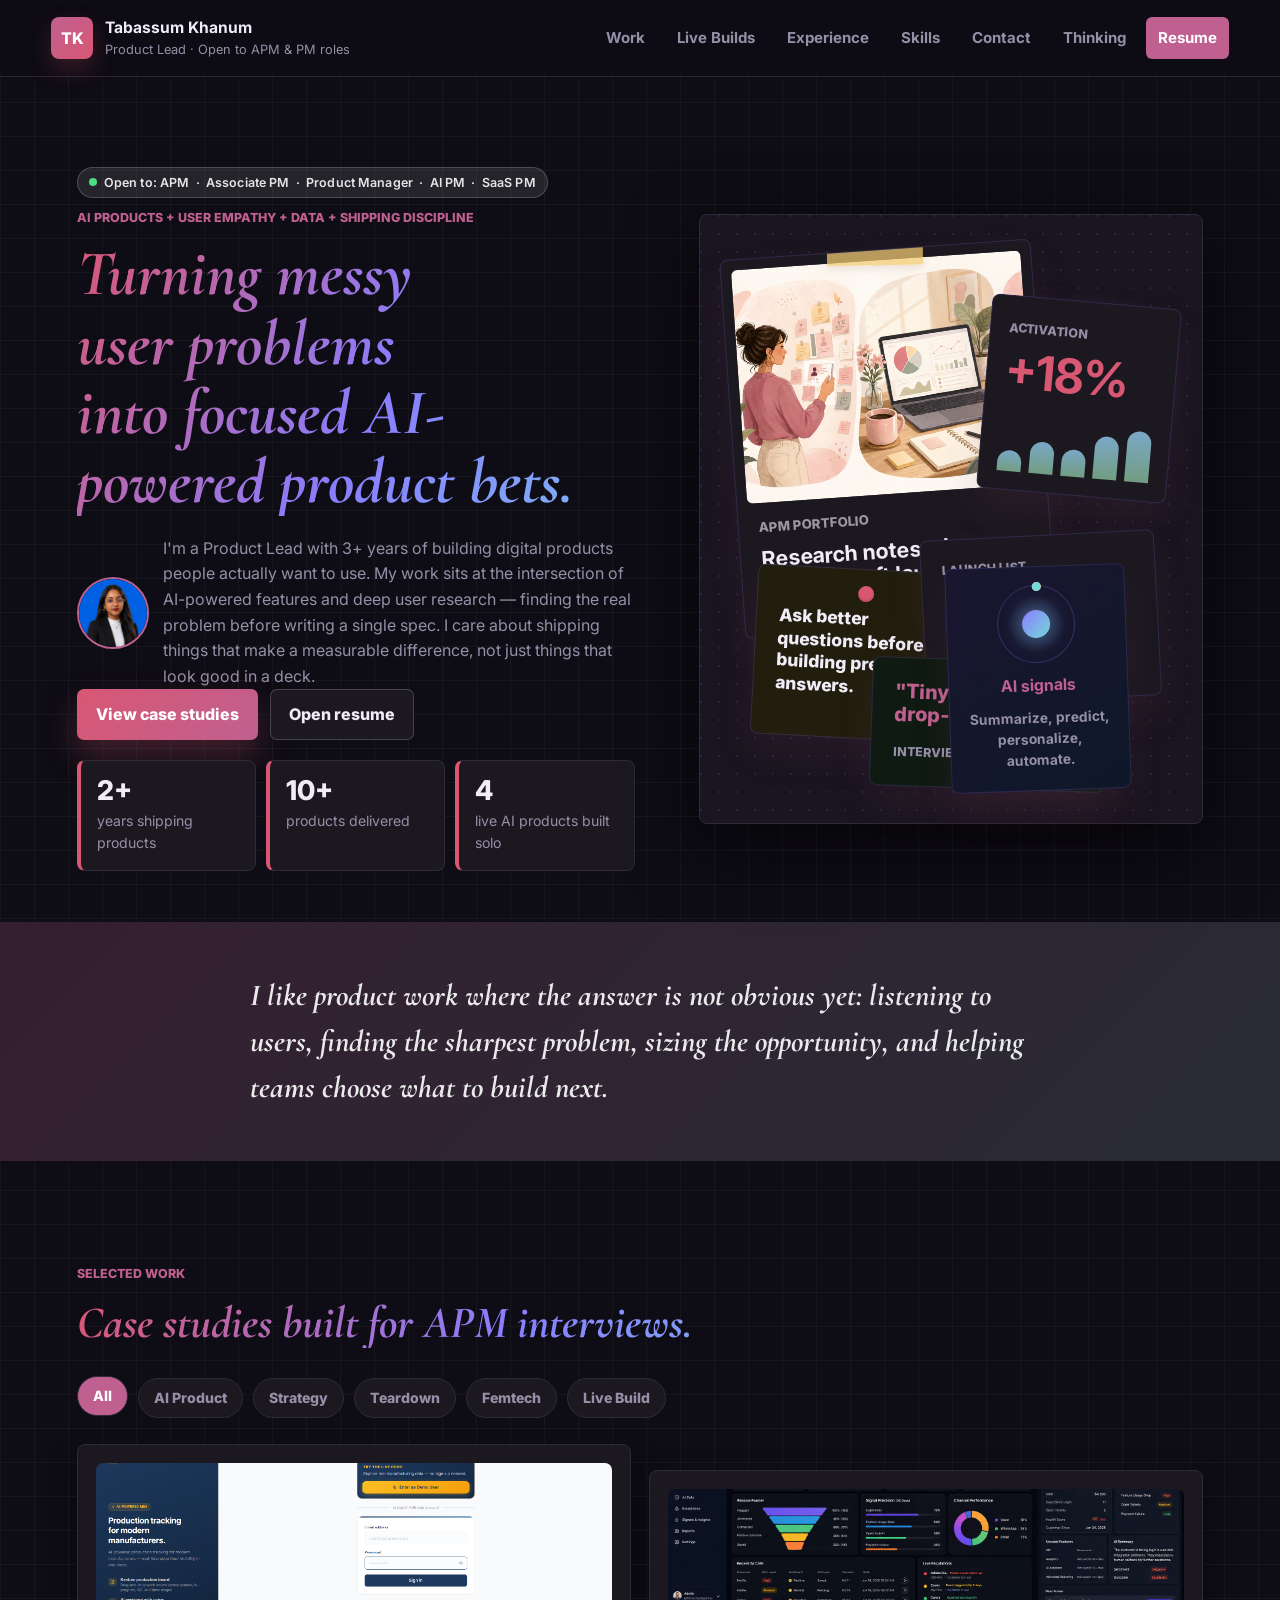
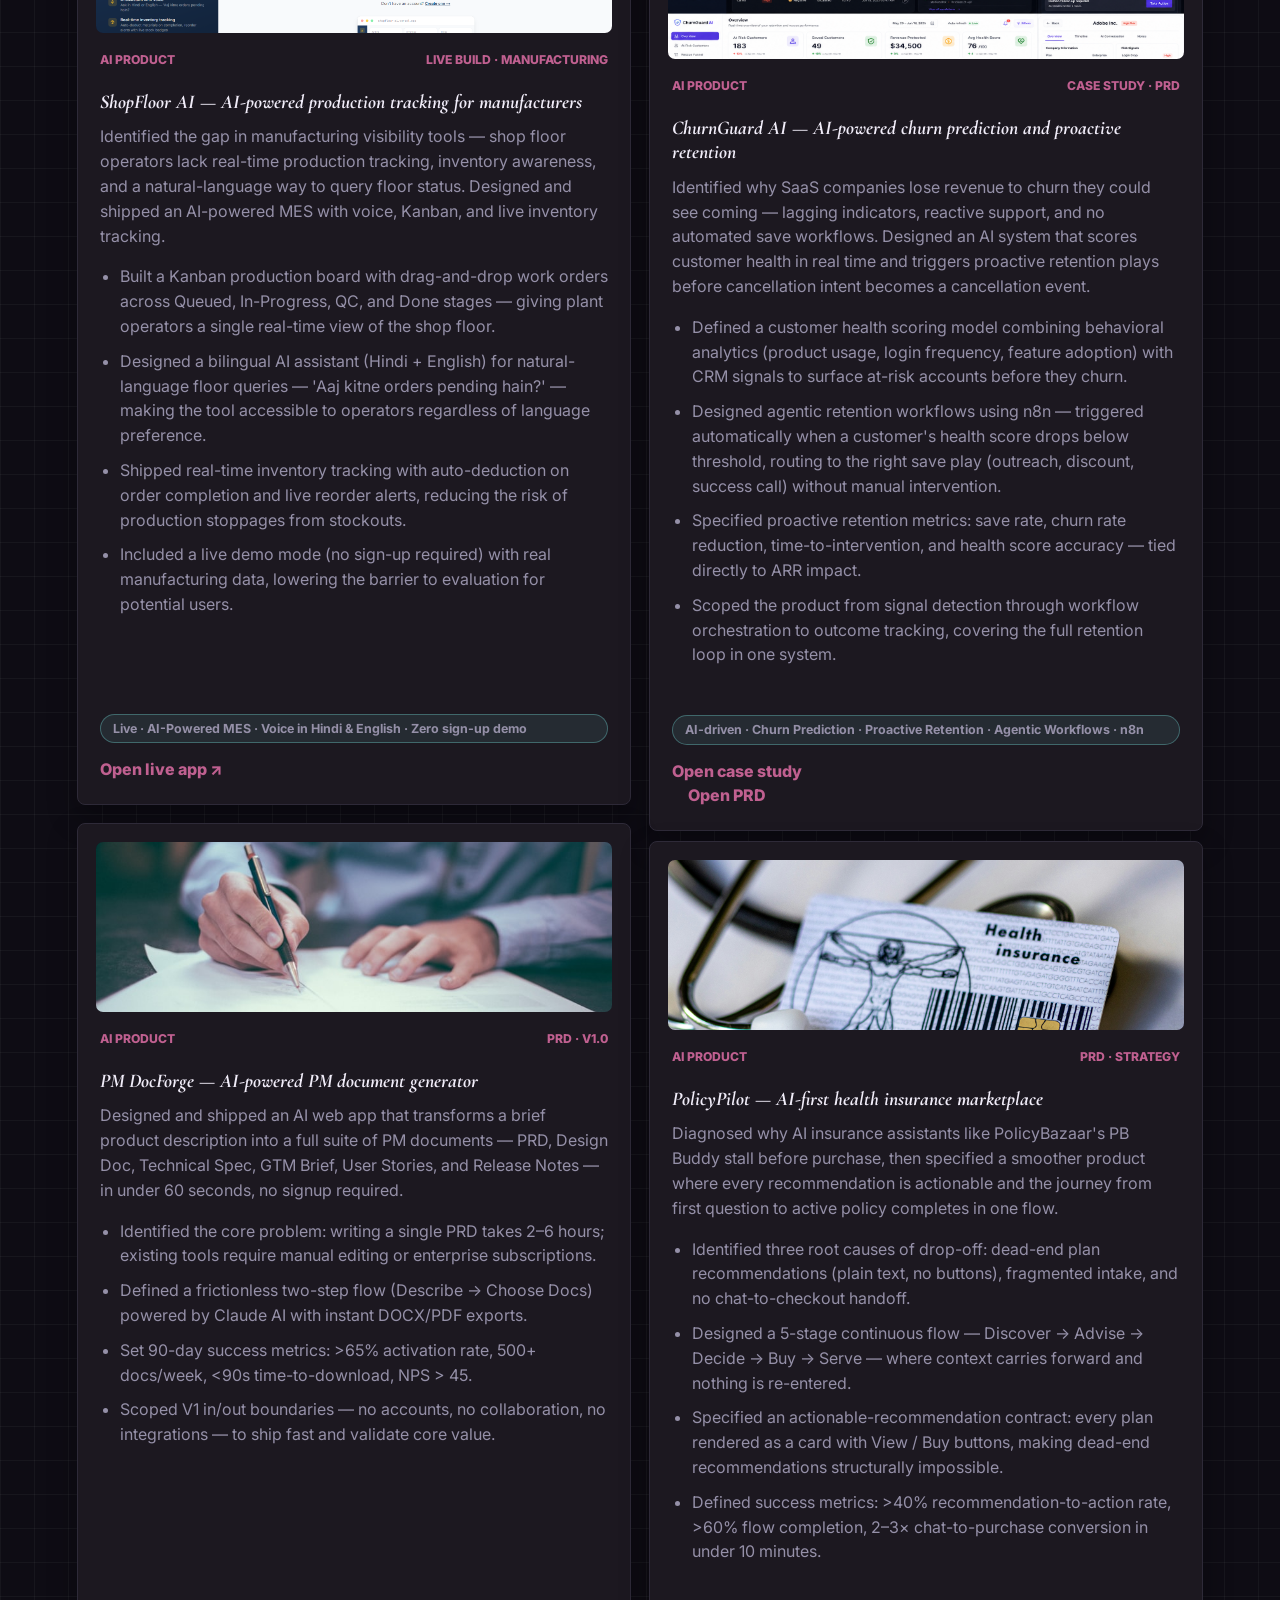
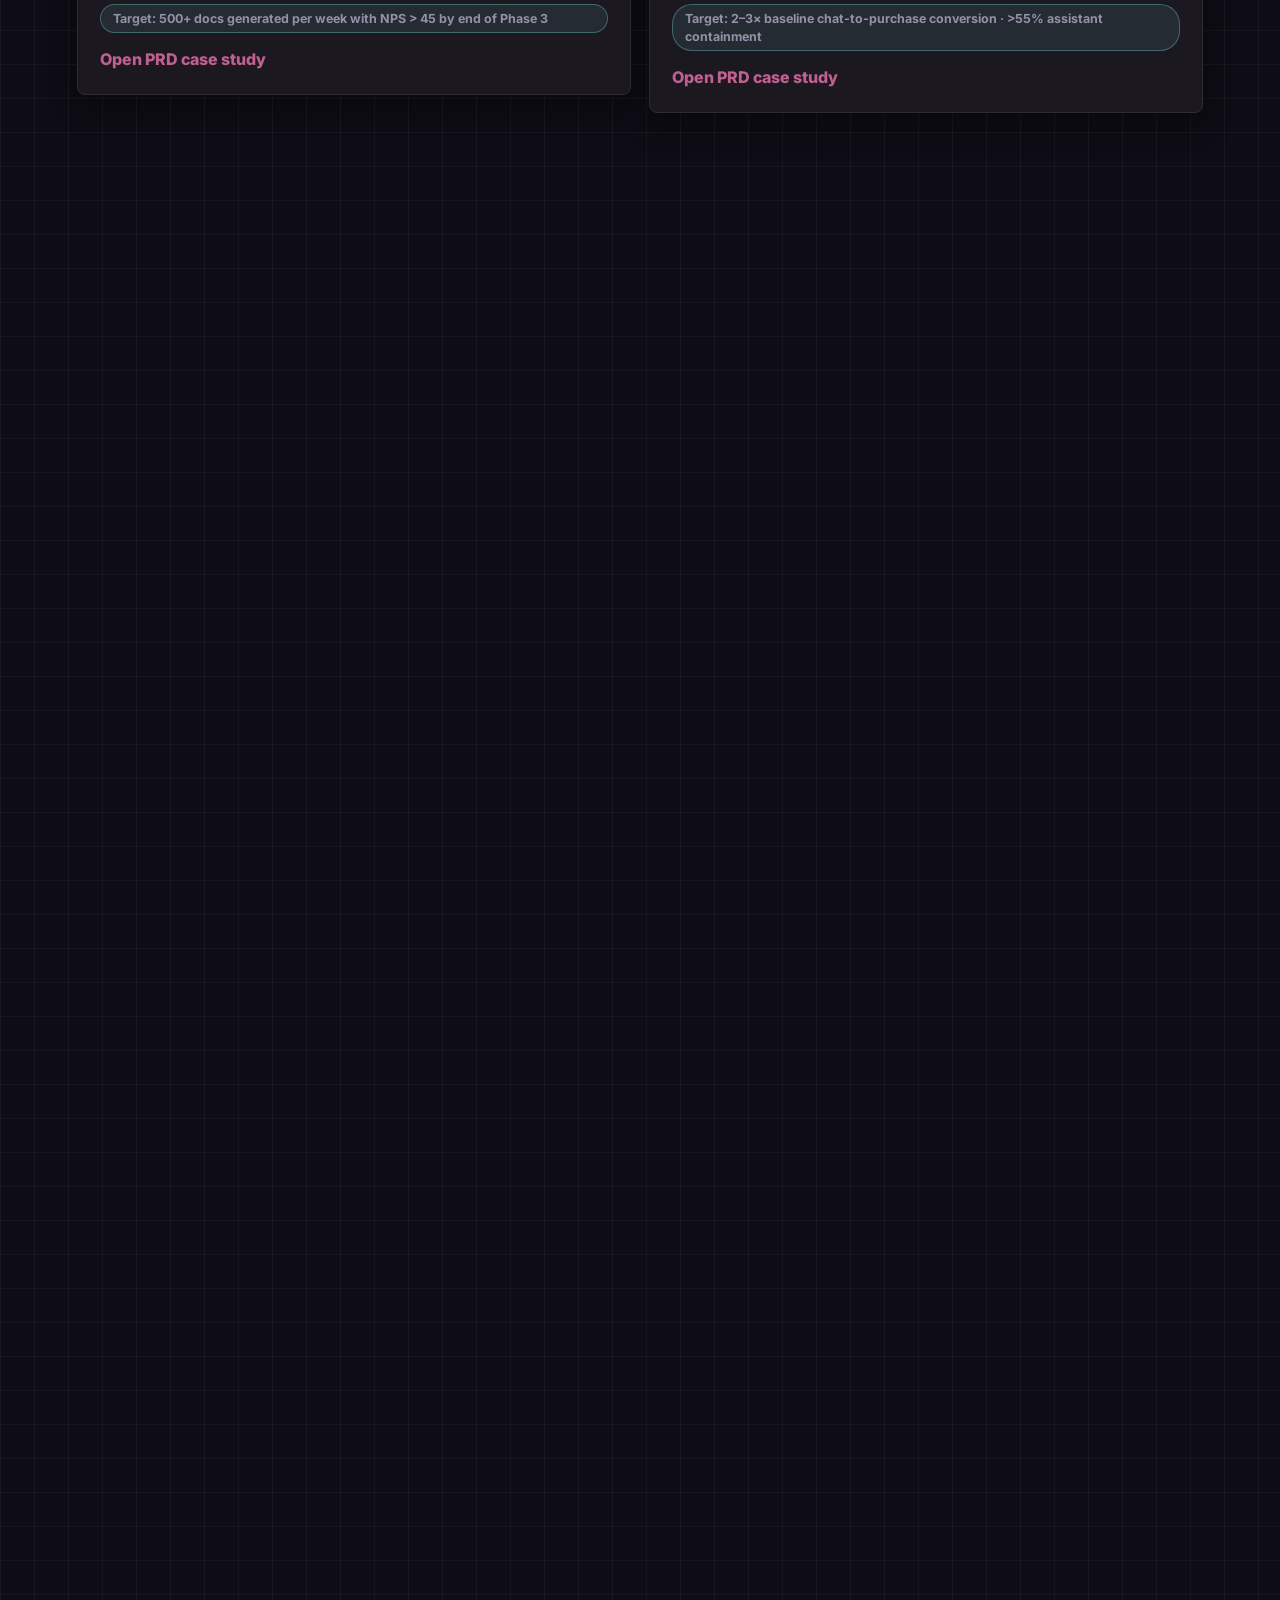
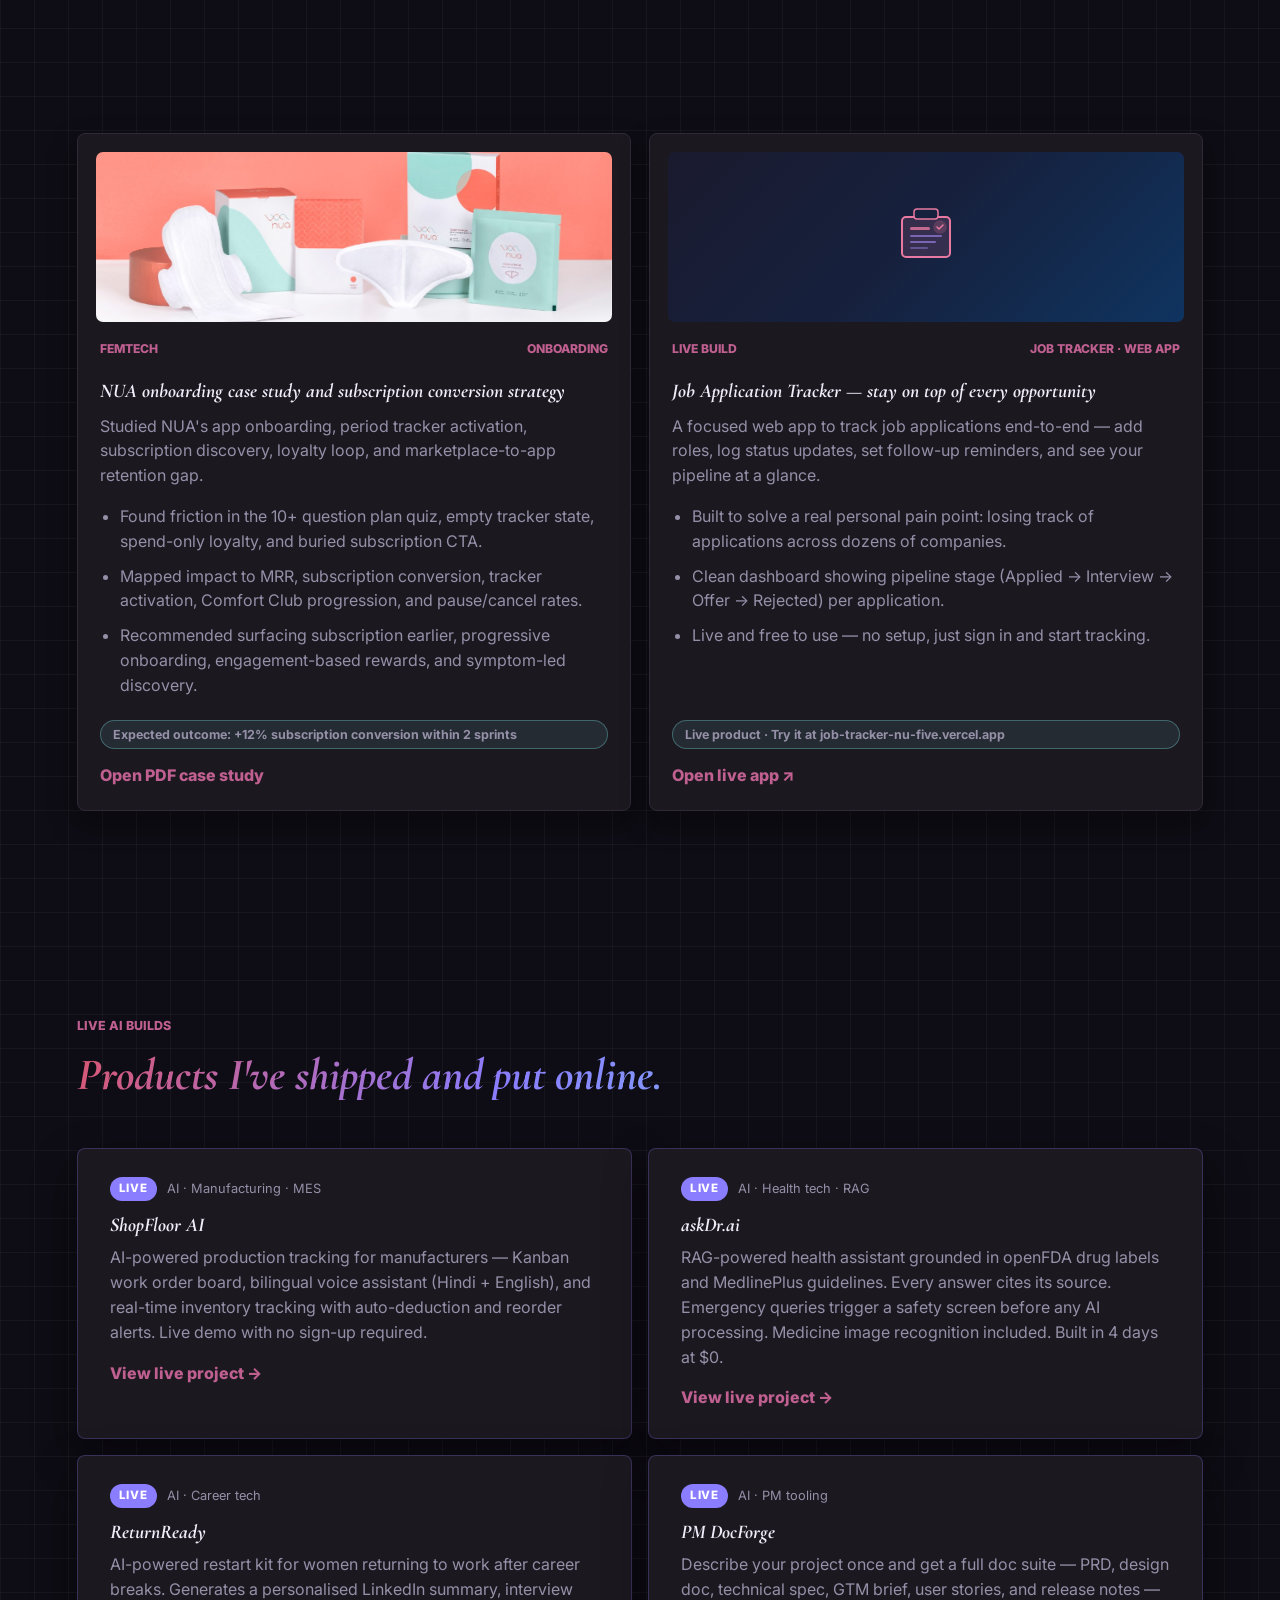
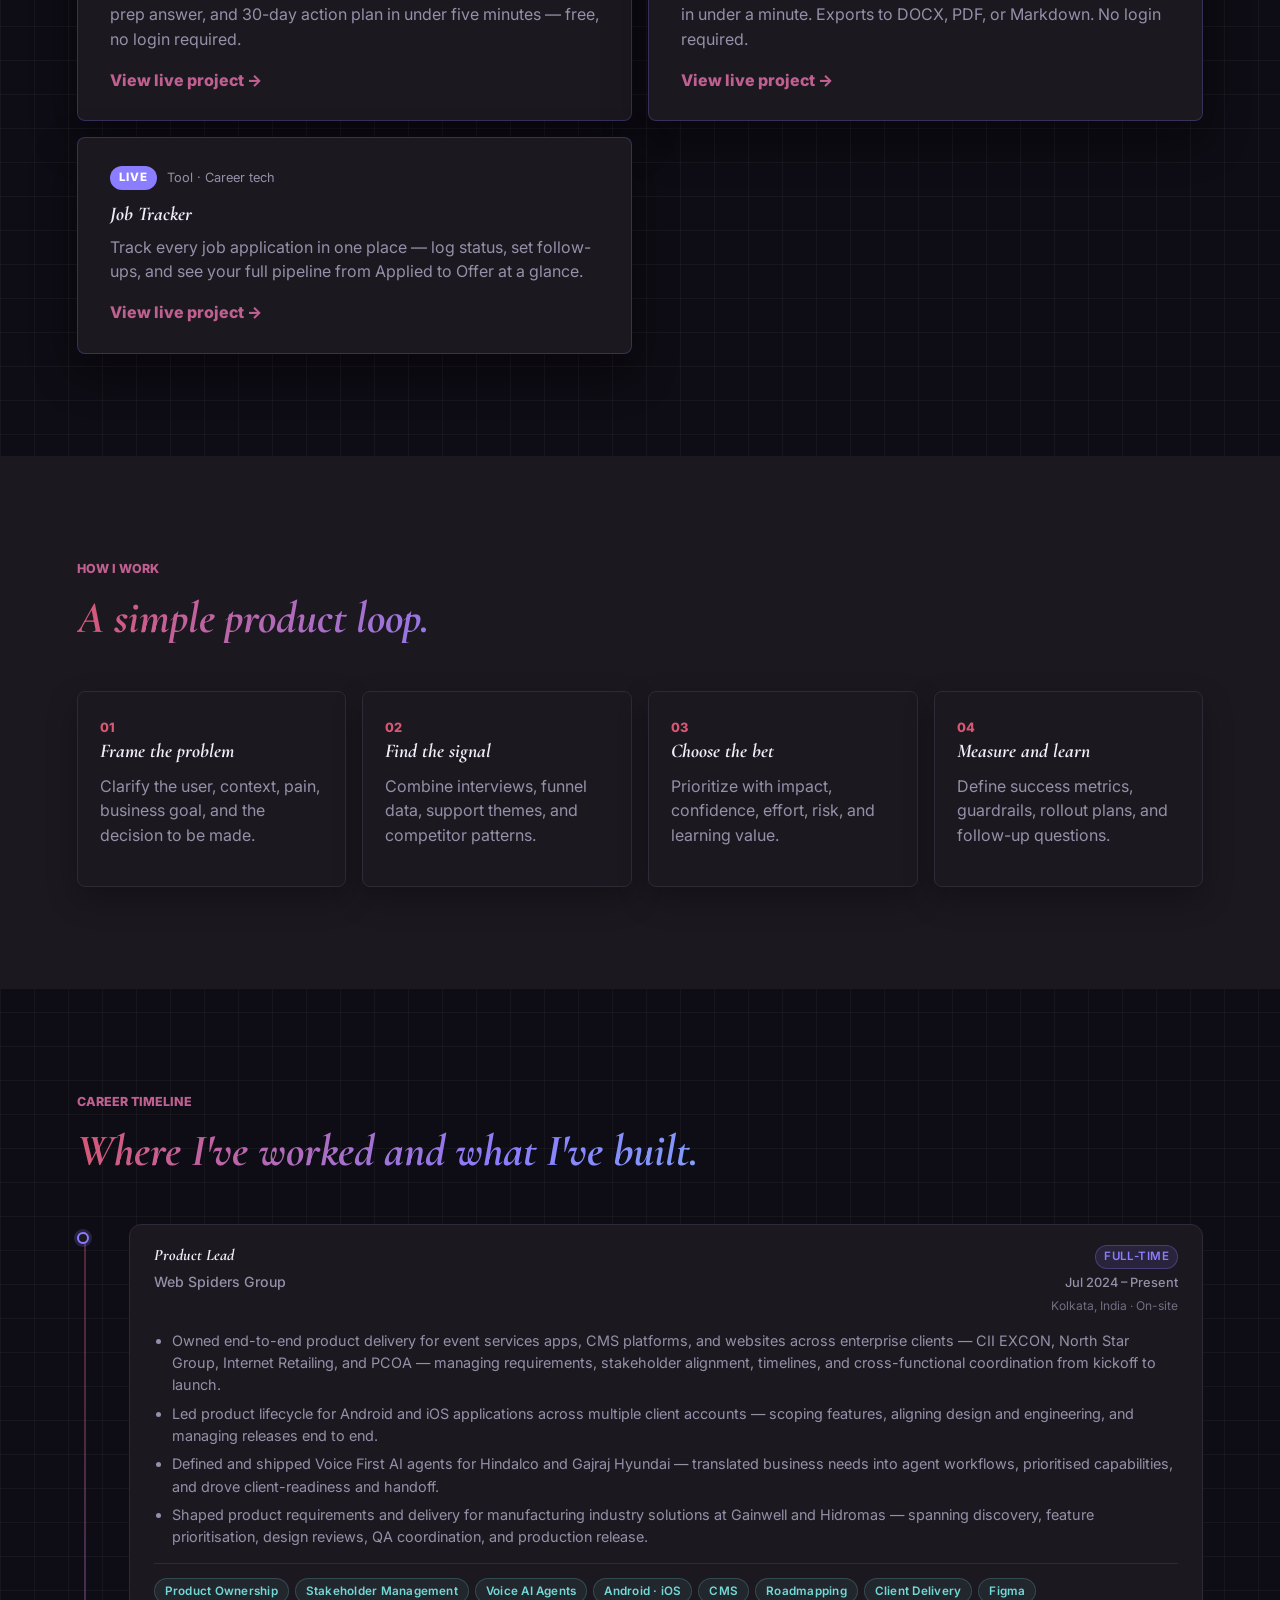
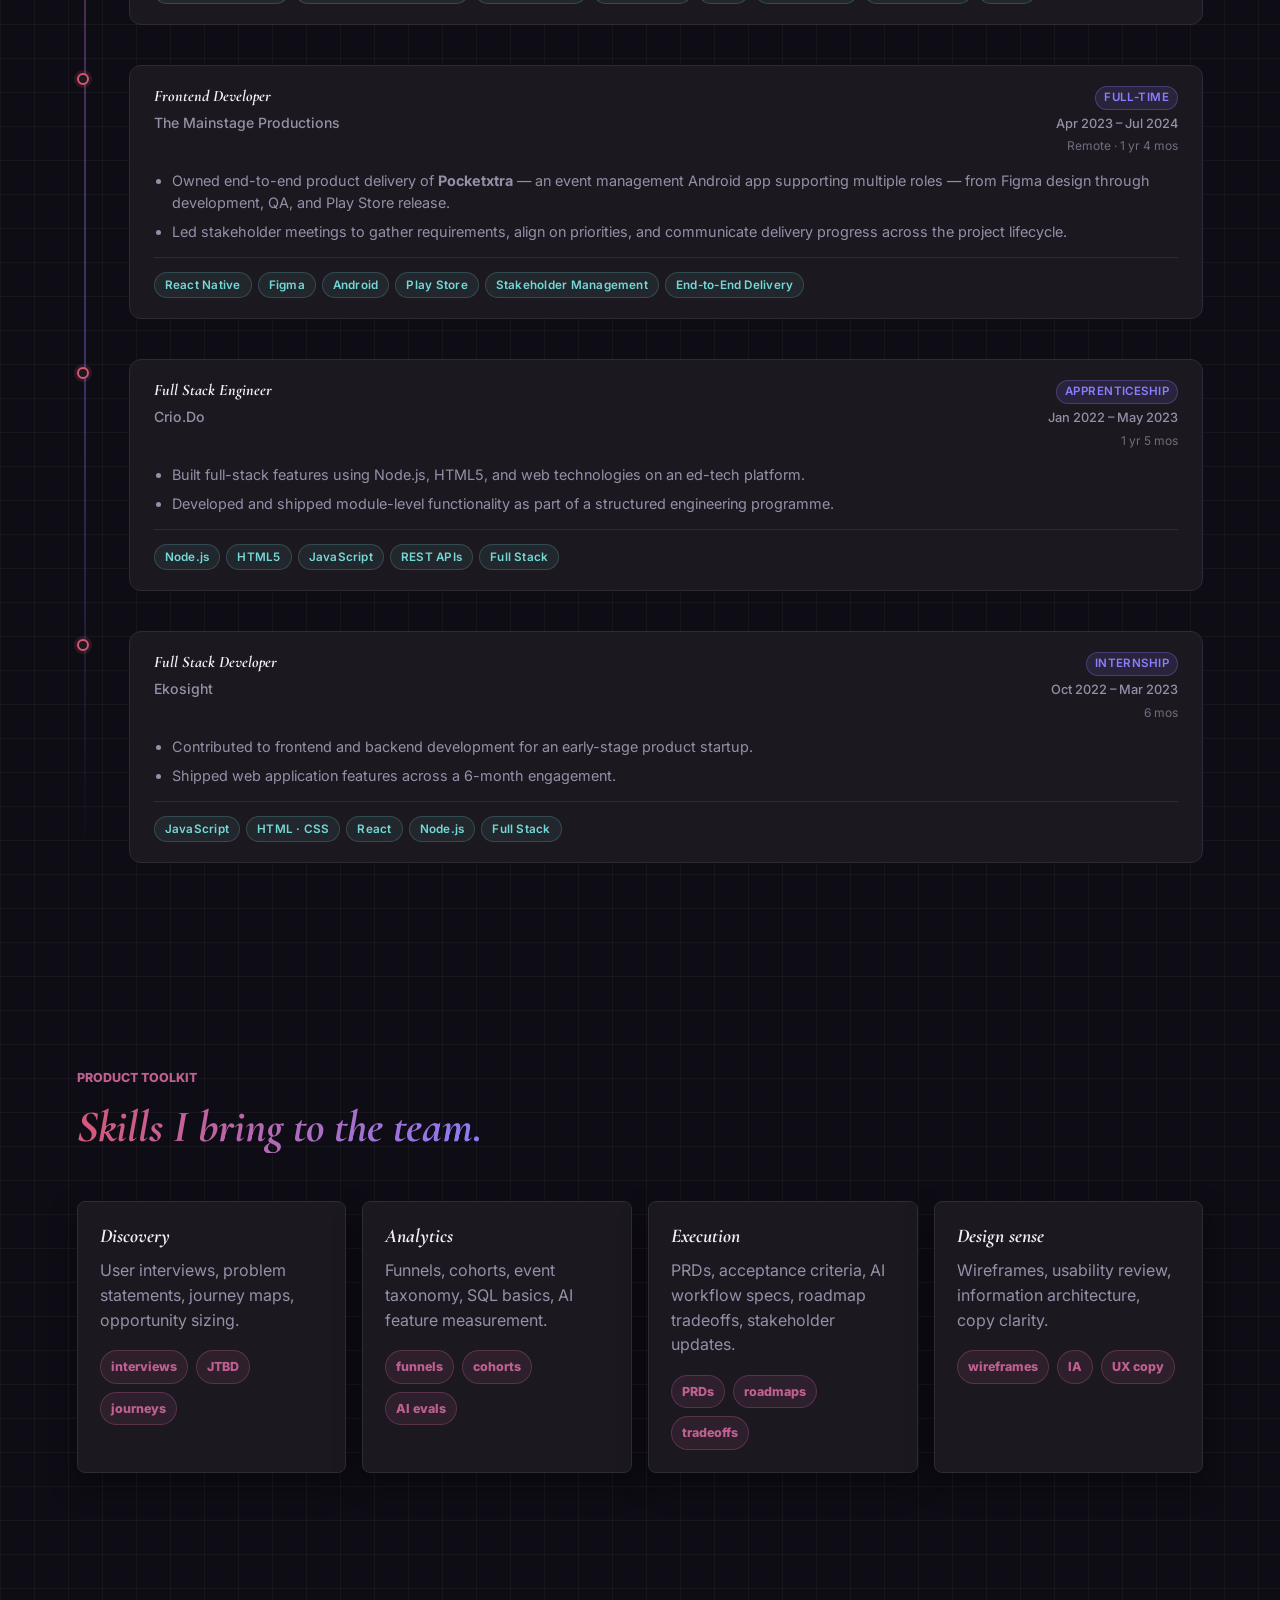
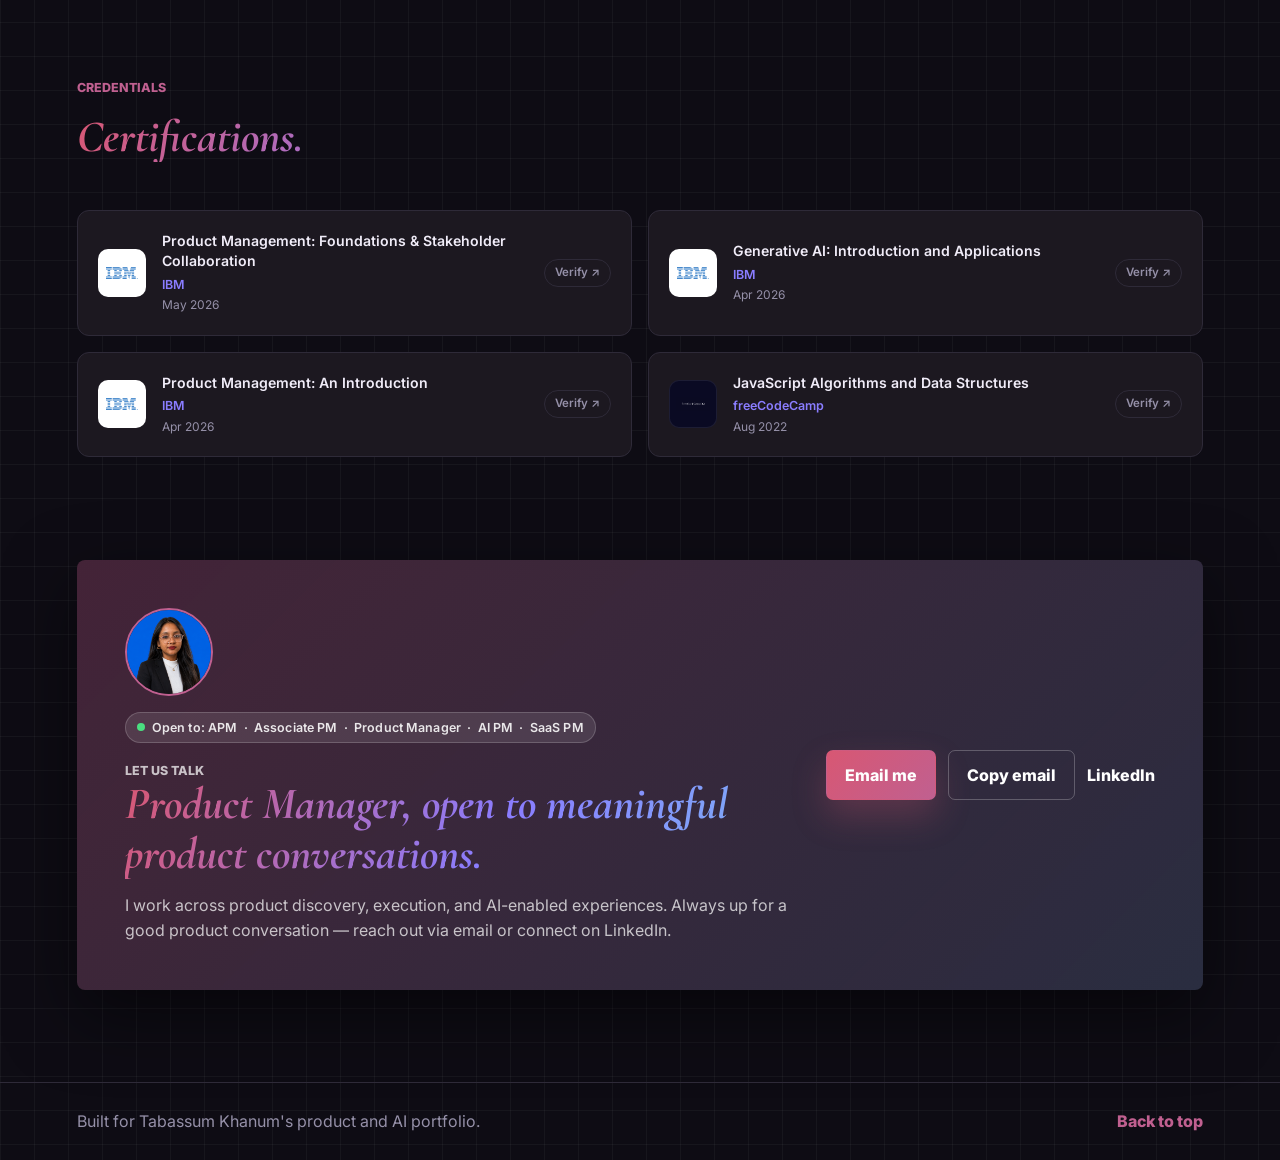
<file: index.html>
<!doctype html>
<html lang="en">
  <head>
    <meta charset="utf-8">
    <meta name="viewport" content="width=device-width, initial-scale=1">
    <meta name="description" content="Tabassum Khanum's Product Manager portfolio showcasing product thinking, case studies, analytics, and execution.">

    <!-- Open Graph -->
    <meta property="og:type"        content="website">
    <meta property="og:url"         content="https://tabassumkhanum.vercel.app/">
    <meta property="og:title"       content="Tabassum Khanum — Product Manager Portfolio">
    <meta property="og:description" content="APM portfolio with 4 case studies, AI product work, and live builds">

    <title>Tabassum Khanum - Product Manager Portfolio</title>
    <link rel="preconnect" href="https://fonts.googleapis.com">
    <link rel="preconnect" href="https://fonts.gstatic.com" crossorigin>
    <link
      href="https://fonts.googleapis.com/css2?family=Cormorant+Garamond:ital,wght@1,700&family=Inter:wght@400;500;600;700;800&display=swap"
      rel="stylesheet"
    >
    <link rel="stylesheet" href="styles.css">
  </head>
  <body>
    <header class="site-header">
      <a class="brand" href="#top" aria-label="Portfolio home">
        <span class="brand-mark">TK</span>
        <span class="brand-copy">
          <strong>Tabassum Khanum</strong>
          <span>Product Lead · Open to APM &amp; PM roles</span>
        </span>
      </a>

      <button class="menu-button" type="button" aria-expanded="false" aria-controls="site-nav">
        <span></span>
        <span></span>
      </button>

      <nav class="site-nav" id="site-nav" aria-label="Primary navigation">
        <a href="#work">Work</a>
        <a href="#live-builds">Live Builds</a>
        <a href="#experience">Experience</a>
        <a href="#skills">Skills</a>
        <a href="#contact">Contact</a>
        <a href="thinking.html">Thinking</a>
        <a class="nav-action" href="resume.html">Resume</a>
      </nav>
    </header>

    <main id="top">
      <section class="hero">
        <div class="hero-copy">
          <span class="avail-badge" style="display:inline-flex; margin-bottom:10px;">
            <span class="avail-dot" aria-hidden="true"></span>
            Open to: APM &nbsp;&middot;&nbsp; Associate PM &nbsp;&middot;&nbsp; Product Manager &nbsp;&middot;&nbsp; AI PM &nbsp;&middot;&nbsp; SaaS PM
          </span>
          <p class="eyebrow">AI products + user empathy + data + shipping discipline</p>
          <h1>Turning messy user problems into focused AI-powered product bets.</h1>
          <div class="hero-about">
            <img
              class="profile-photo"
              src="assets/tabassum-profile.png"
              alt="Tabassum Khanum — Product Lead"
            >
            <p class="hero-bio">
              I'm a Product Lead with 3+ years of building digital
              products people actually want to use. My work sits at the intersection of
              AI-powered features and deep user research — finding the real problem before
              writing a single spec. I care about shipping things that make a measurable
              difference, not just things that look good in a deck.
            </p>
          </div>
          <div class="hero-actions" aria-label="Portfolio actions">
            <a class="button primary" href="#work">View case studies</a>
            <a class="button secondary" href="resume.html">Open resume</a>
          </div>
          <dl class="hero-stats">
            <div>
              <dt>2+</dt>
              <dd>years shipping products</dd>
            </div>
            <div>
              <dt>10+</dt>
              <dd>products delivered</dd>
            </div>
            <div>
              <dt>4</dt>
              <dd>live AI products built solo</dd>
            </div>
          </dl>
        </div>

        <div class="hero-visual pinboard" aria-label="Product mood board preview">
          <article class="pin-card photo-card large-card">
            <span class="tape"></span>
            <img
              src="assets/apm-illustration.png"
              alt="Illustration of product research notes, analytics, and roadmap planning"
            >
            <div>
              <p>APM portfolio</p>
              <strong>Research notes, clean metrics, soft launch energy.</strong>
            </div>
          </article>
          <article class="pin-card metric-card">
            <span>Activation</span>
            <strong>+18%</strong>
            <div class="mini-line" aria-hidden="true">
              <i style="height: 36%"></i>
              <i style="height: 54%"></i>
              <i style="height: 46%"></i>
              <i style="height: 74%"></i>
              <i style="height: 88%"></i>
            </div>
          </article>
          <article class="pin-card note-card">
            <span class="pin-dot"></span>
            <p>Ask better questions before building prettier answers.</p>
          </article>
          <article class="pin-card checklist-card">
            <span>Launch list</span>
            <label><input type="checkbox" checked> User story</label>
            <label><input type="checkbox" checked> Success metric</label>
            <label><input type="checkbox"> Rollout plan</label>
          </article>
          <article class="pin-card quote-card">
            <p>"Tiny friction, big drop-off."</p>
            <span>Interview insight</span>
          </article>
          <article class="pin-card ai-orbit-card">
            <span class="ai-orbit" aria-hidden="true">
              <i></i>
              <i></i>
              <i></i>
            </span>
            <strong>AI signals</strong>
            <p>Summarize, predict, personalize, automate.</p>
          </article>
        </div>
      </section>

      <section class="section intro-section" aria-label="Positioning statement">
        <p>
          I like product work where the answer is not obvious yet: listening to users,
          finding the sharpest problem, sizing the opportunity, and helping teams choose
          what to build next.
        </p>
      </section>

      <section class="section" id="work">
        <div class="section-heading">
          <p class="eyebrow">Selected work</p>
          <h2>Case studies built for APM interviews.</h2>
        </div>

        <div class="filter-row" aria-label="Filter case studies">
          <button class="filter-chip active" type="button" data-filter="all">All</button>
          <button class="filter-chip" type="button" data-filter="ai">AI Product</button>
          <button class="filter-chip" type="button" data-filter="strategy">Strategy</button>
          <button class="filter-chip" type="button" data-filter="teardown">Teardown</button>
          <button class="filter-chip" type="button" data-filter="femtech">Femtech</button>
          <button class="filter-chip" type="button" data-filter="tool">Live Build</button>
        </div>

        <div class="case-grid">
          <article class="case-card reveal" id="shopfloor-ai" data-category="ai tool">
            <div class="case-illustration ill-ai">
              <img src="assets/shopfloor AI.png" alt="ShopFloor AI — AI-powered manufacturing execution system">
            </div>
            <div class="case-meta">
              <span>AI Product</span>
              <span>Live Build · Manufacturing</span>
            </div>
            <h3>ShopFloor AI — AI-powered production tracking for manufacturers</h3>
            <p>
              Identified the gap in manufacturing visibility tools — shop floor operators lack
              real-time production tracking, inventory awareness, and a natural-language way to
              query floor status. Designed and shipped an AI-powered MES with voice, Kanban, and
              live inventory tracking.
            </p>
            <ul>
              <li>Built a Kanban production board with drag-and-drop work orders across Queued, In-Progress, QC, and Done stages — giving plant operators a single real-time view of the shop floor.</li>
              <li>Designed a bilingual AI assistant (Hindi + English) for natural-language floor queries — 'Aaj kitne orders pending hain?' — making the tool accessible to operators regardless of language preference.</li>
              <li>Shipped real-time inventory tracking with auto-deduction on order completion and live reorder alerts, reducing the risk of production stoppages from stockouts.</li>
              <li>Included a live demo mode (no sign-up required) with real manufacturing data, lowering the barrier to evaluation for potential users.</li>
            </ul>
            <p class="outcome-pill">Live · AI-Powered MES · Voice in Hindi &amp; English · Zero sign-up demo</p>
            <a href="https://shopfloor-ai-e6yj.vercel.app/" target="_blank" rel="noreferrer">Open live app ↗</a>
          </article>

          <article class="case-card reveal" id="churnguard-ai" data-category="ai strategy">
            <div class="case-illustration ill-ai">
              <img src="assets/ChatGPT Image Jul 10, 2026, 04_25_18 PM.png" alt="ChurnGuard AI — AI-powered churn prediction and proactive retention">
            </div>
            <div class="case-meta">
              <span>AI Product</span>
              <span>Case Study · PRD</span>
            </div>
            <h3>ChurnGuard AI — AI-powered churn prediction and proactive retention</h3>
            <p>
              Identified why SaaS companies lose revenue to churn they could see coming — lagging
              indicators, reactive support, and no automated save workflows. Designed an AI system
              that scores customer health in real time and triggers proactive retention plays before
              cancellation intent becomes a cancellation event.
            </p>
            <ul>
              <li>Defined a customer health scoring model combining behavioral analytics (product usage, login frequency, feature adoption) with CRM signals to surface at-risk accounts before they churn.</li>
              <li>Designed agentic retention workflows using n8n — triggered automatically when a customer's health score drops below threshold, routing to the right save play (outreach, discount, success call) without manual intervention.</li>
              <li>Specified proactive retention metrics: save rate, churn rate reduction, time-to-intervention, and health score accuracy — tied directly to ARR impact.</li>
              <li>Scoped the product from signal detection through workflow orchestration to outcome tracking, covering the full retention loop in one system.</li>
            </ul>
            <p class="outcome-pill">AI-driven · Churn Prediction · Proactive Retention · Agentic Workflows · n8n</p>
            <a href="assets/docs/CHURNG_1.pdf" target="_blank" rel="noreferrer">Open case study</a>
            <a href="assets/docs/ChurnGuard_AI_PRD.pdf" target="_blank" rel="noreferrer" style="margin-left:1rem;">Open PRD</a>
          </article>

          <article class="case-card reveal" id="pm-docforge" data-category="ai tool">
            <div class="case-illustration ill-ai">
              <img src="assets/pm-docforge-cover.jpg" alt="Person writing product documents">
            </div>
            <div class="case-meta">
              <span>AI Product</span>
              <span>PRD · V1.0</span>
            </div>
            <h3>PM DocForge — AI-powered PM document generator</h3>
            <p>
              Designed and shipped an AI web app that transforms a brief product description
              into a full suite of PM documents — PRD, Design Doc, Technical Spec, GTM Brief,
              User Stories, and Release Notes — in under 60 seconds, no signup required.
            </p>
            <ul>
              <li>Identified the core problem: writing a single PRD takes 2–6 hours; existing tools require manual editing or enterprise subscriptions.</li>
              <li>Defined a frictionless two-step flow (Describe → Choose Docs) powered by Claude AI with instant DOCX/PDF exports.</li>
              <li>Set 90-day success metrics: &gt;65% activation rate, 500+ docs/week, &lt;90s time-to-download, NPS &gt; 45.</li>
              <li>Scoped V1 in/out boundaries — no accounts, no collaboration, no integrations — to ship fast and validate core value.</li>
            </ul>
            <p class="outcome-pill">Target: 500+ docs generated per week with NPS &gt; 45 by end of Phase 3</p>
            <a href="assets/docs/PM-DocForge.pdf" target="_blank" rel="noreferrer">Open PRD case study</a>
          </article>

          <article class="case-card reveal" id="policy-pilot" data-category="ai strategy">
            <div class="case-illustration ill-ai">
              <img src="assets/policy-pilot-cover.jpg" alt="Health insurance card with stethoscope representing PolicyPilot">
            </div>
            <div class="case-meta">
              <span>AI Product</span>
              <span>PRD · Strategy</span>
            </div>
            <h3>PolicyPilot — AI-first health insurance marketplace</h3>
            <p>
              Diagnosed why AI insurance assistants like PolicyBazaar's PB Buddy stall before
              purchase, then specified a smoother product where every recommendation is
              actionable and the journey from first question to active policy completes in one flow.
            </p>
            <ul>
              <li>Identified three root causes of drop-off: dead-end plan recommendations (plain text, no buttons), fragmented intake, and no chat-to-checkout handoff.</li>
              <li>Designed a 5-stage continuous flow — Discover → Advise → Decide → Buy → Serve — where context carries forward and nothing is re-entered.</li>
              <li>Specified an actionable-recommendation contract: every plan rendered as a card with View / Buy buttons, making dead-end recommendations structurally impossible.</li>
              <li>Defined success metrics: &gt;40% recommendation-to-action rate, &gt;60% flow completion, 2–3× chat-to-purchase conversion in under 10 minutes.</li>
            </ul>
            <p class="outcome-pill">Target: 2–3× baseline chat-to-purchase conversion · &gt;55% assistant containment</p>
            <a href="assets/docs/PolicyPilot_PRD.pdf" target="_blank" rel="noreferrer">Open PRD case study</a>
          </article>

          <article class="case-card reveal" id="askdrai-casestudy" data-category="ai tool">
            <div class="case-illustration ill-ai">
              <img src="assets/askDr.jpg" alt="askDr.ai — RAG-powered health assistant interface">
            </div>
            <div class="case-meta">
              <span>AI Product</span>
              <span>Case Study · Live Build</span>
            </div>
            <h3>askDr.ai — RAG-powered health information assistant</h3>
            <p>
              Identified why generic AI chatbots fail at health queries — hallucinations, no citations,
              no safety guardrails — then designed and shipped a grounded health assistant using
              Retrieval-Augmented Generation, verified medical sources, and a safety-first architecture.
              Built solo in 4 days at $0 on free tiers.
            </p>
            <ul>
              <li>Chose RAG over a plain LLM to make every answer source-traceable: responses cite the specific openFDA drug label or MedlinePlus guideline they came from, making hallucination structurally constrained.</li>
              <li>Designed safety-first architecture: emergency queries (chest pain, self-harm, overdose) bypass RAG entirely and return crisis guidance before any AI processing begins.</li>
              <li>Instrumented a full Mixpanel funnel (Page View → Category → Message → Response); 28.57% drop-off at landing drove the decision to add suggested starter questions and a clearer CTA.</li>
              <li>Built and ran a 12-test automated eval suite — initial 7/12 score exposed missing safety patterns; fixed before launch and shipped at 12/12 across retrieval quality, grounding, safety, and hallucination resistance.</li>
            </ul>
            <p class="outcome-pill">12/12 eval suite · Safety-first RAG · Shipped in 4 days · $0 infra cost</p>
            <a href="assets/docs/askDr.ai_Case_Studyv1.pdf" target="_blank" rel="noreferrer">Open case study</a>
            <a href="https://ask-dr-ai.vercel.app/" target="_blank" rel="noreferrer" style="margin-left:1rem; font-size:0.85em; opacity:0.75;">Live app ↗</a>
          </article>

          <article class="case-card reveal" id="askdrai-prd" data-category="ai strategy">
            <div class="case-illustration ill-ai">
              <img src="assets/prd_askdr.jpg" alt="askDr.ai PRD — Product Requirements Document">
            </div>
            <div class="case-meta">
              <span>AI Product</span>
              <span>PRD · v1.0</span>
            </div>
            <h3>askDr.ai — Product Requirements Document</h3>
            <p>
              Full PRD for a RAG-powered health information assistant — from problem statement and
              user personas through P0/P1 requirements, safety &amp; compliance rules, success
              metrics, data architecture, 4-phase release plan, and risk register.
            </p>
            <ul>
              <li>Defined three user pain points (hallucinating AI, information overload, no safety net) and two primary personas — the Informed Patient and the Caregiver — with explicit anti-personas to keep scope tight.</li>
              <li>Specified P0 requirements enforcing RAG grounding, a pre-RAG emergency screen, no-diagnosis policy, and mandatory citations on every response as non-negotiable trust constraints.</li>
              <li>Set five success metrics with targets: grounding rate &gt;70%, safety pass rate 100%, engagement &gt;3 messages/session, funnel conversion &gt;30%, eval score 12/12.</li>
              <li>Documented a 4-phase release plan (Medicine RAG → All Categories → Vision + Streaming → Analytics + Eval) with clear ship criteria per phase and a risk register covering critical, high, and medium risks.</li>
            </ul>
            <p class="outcome-pill">Shipped · All P0 requirements delivered · 12/12 eval · Live at ask-dr-ai.vercel.app</p>
            <a href="assets/docs/askDr.ai___PRDv1.pdf" target="_blank" rel="noreferrer">Open PRD</a>
          </article>

          <article class="case-card reveal" id="whatsapp-swot" data-category="strategy">
            <div class="case-illustration ill-strategy">
              <img src="assets/whatsapp-real-cover.webp?v=real-photo" alt="Phone showing the WhatsApp app listing">
            </div>
            <div class="case-meta">
              <span>Strategy</span>
              <span>SWOT deck</span>
            </div>
            <h3>WhatsApp SWOT analysis and Smart Priority Inbox strategy</h3>
            <p>
              Analyzed WhatsApp's strengths, weaknesses, opportunities, and threats, then
              proposed AI-first usability improvements to reduce message overload.
            </p>
            <ul>
              <li>Identified message overload, limited search, and chaotic groups as core usability gaps.</li>
              <li>Recommended AI chat summarization, smart priority inbox, and context-based notifications.</li>
              <li>Defined metrics like meaningful conversations, time to find, response rate, and notification fatigue.</li>
            </ul>
            <p class="outcome-pill">Expected outcome: 20% drop in notification fatigue score over one quarter</p>
            <a href="assets/docs/whatsapp-swot.pdf" target="_blank" rel="noreferrer">Open PDF case study</a>
          </article>

          <article class="case-card reveal" id="cvent-teardown" data-category="teardown">
            <div class="case-illustration ill-cvent">
              <img src="assets/cvent-real-cover.png?v=real-screenshot" alt="Cvent website screenshot showing CventIQ and Cvent Sidekick">
            </div>
            <div class="case-meta">
              <span>Teardown</span>
              <span>Product analysis</span>
            </div>
            <h3>Cvent product teardown and enterprise event SaaS analysis</h3>
            <p>
              Deep-dived into Cvent's event management platform, pricing model, user personas,
              activation friction, AI strategy, and enterprise event workflows.
            </p>
            <ul>
              <li>Mapped the end-to-end event manager journey across onboarding, registration, go-live, onsite, and analytics.</li>
              <li>Identified friction in 3-step publishing, module complexity, email tooling, pricing opacity, and India-market gaps.</li>
              <li>Prioritized fixes like Smart Publish, event-type onboarding, transparent pricing, and CventIQ opportunities.</li>
            </ul>
            <p class="outcome-pill">Target: Cut time-to-first-event under 30 min for new enterprise users</p>
            <a href="assets/docs/cvent-product-teardown.pdf" target="_blank" rel="noreferrer">Open PDF teardown</a>
          </article>

          <article class="case-card reveal" id="nua-onboarding" data-category="femtech">
            <div class="case-illustration ill-nua">
              <img src="assets/nua-real-cover.jpg?v=real-photo" alt="NUA period care products arranged on a coral background">
            </div>
            <div class="case-meta">
              <span>Femtech</span>
              <span>Onboarding</span>
            </div>
            <h3>NUA onboarding case study and subscription conversion strategy</h3>
            <p>
              Studied NUA's app onboarding, period tracker activation, subscription discovery,
              loyalty loop, and marketplace-to-app retention gap.
            </p>
            <ul>
              <li>Found friction in the 10+ question plan quiz, empty tracker state, spend-only loyalty, and buried subscription CTA.</li>
              <li>Mapped impact to MRR, subscription conversion, tracker activation, Comfort Club progression, and pause/cancel rates.</li>
              <li>Recommended surfacing subscription earlier, progressive onboarding, engagement-based rewards, and symptom-led discovery.</li>
            </ul>
            <p class="outcome-pill">Expected outcome: +12% subscription conversion within 2 sprints</p>
            <a href="assets/docs/nua-onboarding-case-study.pdf" target="_blank" rel="noreferrer">Open PDF case study</a>
          </article>
          <article class="case-card reveal" id="job-tracker" data-category="tool">
            <div class="case-illustration ill-tool" style="background: linear-gradient(135deg, #1a1a2e 0%, #16213e 50%, #0f3460 100%); display:flex; align-items:center; justify-content:center;">
              <svg width="64" height="64" viewBox="0 0 64 64" fill="none" xmlns="http://www.w3.org/2000/svg" aria-hidden="true">
                <rect x="8" y="12" width="48" height="40" rx="4" fill="#e879a0" opacity="0.15"/>
                <rect x="8" y="12" width="48" height="40" rx="4" stroke="#e879a0" stroke-width="2"/>
                <rect x="16" y="22" width="20" height="3" rx="1.5" fill="#e879a0" opacity="0.8"/>
                <rect x="16" y="30" width="32" height="2" rx="1" fill="#a78bfa" opacity="0.6"/>
                <rect x="16" y="36" width="26" height="2" rx="1" fill="#a78bfa" opacity="0.6"/>
                <rect x="16" y="42" width="18" height="2" rx="1" fill="#a78bfa" opacity="0.4"/>
                <circle cx="46" cy="22" r="6" fill="#e879a0" opacity="0.2" stroke="#e879a0" stroke-width="1.5"/>
                <path d="M43 22l2 2 4-4" stroke="#e879a0" stroke-width="1.5" stroke-linecap="round" stroke-linejoin="round"/>
                <rect x="20" y="4" width="24" height="10" rx="3" fill="#16213e" stroke="#e879a0" stroke-width="1.5"/>
              </svg>
            </div>
            <div class="case-meta">
              <span>Live Build</span>
              <span>Job Tracker · Web App</span>
            </div>
            <h3>Job Application Tracker — stay on top of every opportunity</h3>
            <p>
              A focused web app to track job applications end-to-end — add roles, log status
              updates, set follow-up reminders, and see your pipeline at a glance.
            </p>
            <ul>
              <li>Built to solve a real personal pain point: losing track of applications across dozens of companies.</li>
              <li>Clean dashboard showing pipeline stage (Applied → Interview → Offer → Rejected) per application.</li>
              <li>Live and free to use — no setup, just sign in and start tracking.</li>
            </ul>
            <p class="outcome-pill">Live product · Try it at job-tracker-nu-five.vercel.app</p>
            <a href="https://job-tracker-nu-five.vercel.app/login" target="_blank" rel="noreferrer">Open live app ↗</a>
          </article>
        </div>
      </section>

      <section class="section" id="live-builds">
        <div class="section-heading">
          <p class="eyebrow">Live AI builds</p>
          <h2>Products I've shipped and put online.</h2>
        </div>
        <div class="ai-live-projects reveal">
          <a
            class="ai-live-card"
            href="https://shopfloor-ai-e6yj.vercel.app/"
            target="_blank"
            rel="noreferrer"
            aria-label="ShopFloor AI — live project"
          >
            <div class="ai-live-meta">
              <span class="ai-live-tag">Live</span>
              <span class="ai-live-tech">AI · Manufacturing · MES</span>
            </div>
            <h3>ShopFloor AI</h3>
            <p>
              AI-powered production tracking for manufacturers — Kanban work order board,
              bilingual voice assistant (Hindi + English), and real-time inventory tracking
              with auto-deduction and reorder alerts. Live demo with no sign-up required.
            </p>
            <span class="text-link">View live project →</span>
          </a>
          <a
            class="ai-live-card"
            href="https://ask-dr-ai.vercel.app/"
            target="_blank"
            rel="noreferrer"
            aria-label="askDr.ai — live project"
          >
            <div class="ai-live-meta">
              <span class="ai-live-tag">Live</span>
              <span class="ai-live-tech">AI · Health tech · RAG</span>
            </div>
            <h3>askDr.ai</h3>
            <p>
              RAG-powered health assistant grounded in openFDA drug labels and MedlinePlus
              guidelines. Every answer cites its source. Emergency queries trigger a safety
              screen before any AI processing. Medicine image recognition included. Built in
              4 days at $0.
            </p>
            <span class="text-link">View live project →</span>
          </a>
          <a
            class="ai-live-card"
            href="https://return-ready-eight.vercel.app/"
            target="_blank"
            rel="noreferrer"
            aria-label="ReturnReady — live project"
          >
            <div class="ai-live-meta">
              <span class="ai-live-tag">Live</span>
              <span class="ai-live-tech">AI · Career tech</span>
            </div>
            <h3>ReturnReady</h3>
            <p>
              AI-powered restart kit for women returning to work after career breaks.
              Generates a personalised LinkedIn summary, interview prep answer, and
              30-day action plan in under five minutes — free, no login required.
            </p>
            <span class="text-link">View live project →</span>
          </a>
          <a
            class="ai-live-card"
            href="https://pm-doc-forge.vercel.app/"
            target="_blank"
            rel="noreferrer"
            aria-label="PM DocForge — live project"
          >
            <div class="ai-live-meta">
              <span class="ai-live-tag">Live</span>
              <span class="ai-live-tech">AI · PM tooling</span>
            </div>
            <h3>PM DocForge</h3>
            <p>
              Describe your project once and get a full doc suite — PRD, design doc,
              technical spec, GTM brief, user stories, and release notes — in under
              a minute. Exports to DOCX, PDF, or Markdown. No login required.
            </p>
            <span class="text-link">View live project →</span>
          </a>
          <a
            class="ai-live-card"
            href="https://job-tracker-nu-five.vercel.app/login"
            target="_blank"
            rel="noreferrer"
            aria-label="Job Tracker — live project"
          >
            <div class="ai-live-meta">
              <span class="ai-live-tag">Live</span>
              <span class="ai-live-tech">Tool · Career tech</span>
            </div>
            <h3>Job Tracker</h3>
            <p>
              Track every job application in one place — log status, set follow-ups,
              and see your full pipeline from Applied to Offer at a glance.
            </p>
            <span class="text-link">View live project →</span>
          </a>
        </div>
      </section>

      <section class="section process-section" id="process">
        <div class="section-heading">
          <p class="eyebrow">How I work</p>
          <h2>A simple product loop.</h2>
        </div>
        <div class="process-list">
          <article class="reveal">
            <span>01</span>
            <h3>Frame the problem</h3>
            <p>Clarify the user, context, pain, business goal, and the decision to be made.</p>
          </article>
          <article class="reveal">
            <span>02</span>
            <h3>Find the signal</h3>
            <p>Combine interviews, funnel data, support themes, and competitor patterns.</p>
          </article>
          <article class="reveal">
            <span>03</span>
            <h3>Choose the bet</h3>
            <p>Prioritize with impact, confidence, effort, risk, and learning value.</p>
          </article>
          <article class="reveal">
            <span>04</span>
            <h3>Measure and learn</h3>
            <p>Define success metrics, guardrails, rollout plans, and follow-up questions.</p>
          </article>
        </div>
      </section>

      <section class="section experience-section" id="experience">
        <div class="section-heading">
          <p class="eyebrow">Career timeline</p>
          <h2>Where I've worked and what I've built.</h2>
        </div>
        <div class="experience-list">

          <article class="exp-item reveal">
            <div class="exp-marker"></div>
            <div class="exp-body">
              <div class="exp-header">
                <div>
                  <h3>Product Lead</h3>
                  <span class="exp-company">Web Spiders Group</span>
                </div>
                <div class="exp-meta">
                  <span class="exp-badge">Full-time</span>
                  <span class="exp-date">Jul 2024 – Present</span>
                  <span class="exp-location">Kolkata, India · On-site</span>
                </div>
              </div>
              <ul>
                <li>Owned end-to-end product delivery for event services apps, CMS platforms, and websites across enterprise clients — CII EXCON, North Star Group, Internet Retailing, and PCOA — managing requirements, stakeholder alignment, timelines, and cross-functional coordination from kickoff to launch.</li>
                <li>Led product lifecycle for Android and iOS applications across multiple client accounts — scoping features, aligning design and engineering, and managing releases end to end.</li>
                <li>Defined and shipped Voice First AI agents for Hindalco and Gajraj Hyundai — translated business needs into agent workflows, prioritised capabilities, and drove client-readiness and handoff.</li>
                <li>Shaped product requirements and delivery for manufacturing industry solutions at Gainwell and Hidromas — spanning discovery, feature prioritisation, design reviews, QA coordination, and production release.</li>
              </ul>
              <div class="exp-tags">
                <span>Product Ownership</span>
                <span>Stakeholder Management</span>
                <span>Voice AI Agents</span>
                <span>Android · iOS</span>
                <span>CMS</span>
                <span>Roadmapping</span>
                <span>Client Delivery</span>
                <span>Figma</span>
              </div>
            </div>
          </article>

          <article class="exp-item reveal">
            <div class="exp-marker"></div>
            <div class="exp-body">
              <div class="exp-header">
                <div>
                  <h3>Frontend Developer</h3>
                  <span class="exp-company">The Mainstage Productions</span>
                </div>
                <div class="exp-meta">
                  <span class="exp-badge">Full-time</span>
                  <span class="exp-date">Apr 2023 – Jul 2024</span>
                  <span class="exp-location">Remote · 1 yr 4 mos</span>
                </div>
              </div>
              <ul>
                <li>Owned end-to-end product delivery of <strong>Pocketxtra</strong> — an event management Android app supporting multiple roles — from Figma design through development, QA, and Play Store release.</li>
                <li>Led stakeholder meetings to gather requirements, align on priorities, and communicate delivery progress across the project lifecycle.</li>
              </ul>
              <div class="exp-tags">
                <span>React Native</span>
                <span>Figma</span>
                <span>Android</span>
                <span>Play Store</span>
                <span>Stakeholder Management</span>
                <span>End-to-End Delivery</span>
              </div>
            </div>
          </article>

          <article class="exp-item reveal">
            <div class="exp-marker"></div>
            <div class="exp-body">
              <div class="exp-header">
                <div>
                  <h3>Full Stack Engineer</h3>
                  <span class="exp-company">Crio.Do</span>
                </div>
                <div class="exp-meta">
                  <span class="exp-badge">Apprenticeship</span>
                  <span class="exp-date">Jan 2022 – May 2023</span>
                  <span class="exp-location">1 yr 5 mos</span>
                </div>
              </div>
              <ul>
                <li>Built full-stack features using Node.js, HTML5, and web technologies on an ed-tech platform.</li>
                <li>Developed and shipped module-level functionality as part of a structured engineering programme.</li>
              </ul>
              <div class="exp-tags">
                <span>Node.js</span>
                <span>HTML5</span>
                <span>JavaScript</span>
                <span>REST APIs</span>
                <span>Full Stack</span>
              </div>
            </div>
          </article>

          <article class="exp-item reveal">
            <div class="exp-marker"></div>
            <div class="exp-body">
              <div class="exp-header">
                <div>
                  <h3>Full Stack Developer</h3>
                  <span class="exp-company">Ekosight</span>
                </div>
                <div class="exp-meta">
                  <span class="exp-badge">Internship</span>
                  <span class="exp-date">Oct 2022 – Mar 2023</span>
                  <span class="exp-location">6 mos</span>
                </div>
              </div>
              <ul>
                <li>Contributed to frontend and backend development for an early-stage product startup.</li>
                <li>Shipped web application features across a 6-month engagement.</li>
              </ul>
              <div class="exp-tags">
                <span>JavaScript</span>
                <span>HTML · CSS</span>
                <span>React</span>
                <span>Node.js</span>
                <span>Full Stack</span>
              </div>
            </div>
          </article>

        </div>
      </section>

      <section class="section skills-section" id="skills">
        <div class="section-heading">
          <p class="eyebrow">Product toolkit</p>
          <h2>Skills I bring to the team.</h2>
        </div>
        <div class="skills-layout">
          <div class="skill-panel">
            <h3>Discovery</h3>
            <p>User interviews, problem statements, journey maps, opportunity sizing.</p>
            <div class="tag-cloud">
              <span>interviews</span>
              <span>JTBD</span>
              <span>journeys</span>
            </div>
          </div>
          <div class="skill-panel">
            <h3>Analytics</h3>
            <p>Funnels, cohorts, event taxonomy, SQL basics, AI feature measurement.</p>
            <div class="tag-cloud">
              <span>funnels</span>
              <span>cohorts</span>
              <span>AI evals</span>
            </div>
          </div>
          <div class="skill-panel">
            <h3>Execution</h3>
            <p>PRDs, acceptance criteria, AI workflow specs, roadmap tradeoffs, stakeholder updates.</p>
            <div class="tag-cloud">
              <span>PRDs</span>
              <span>roadmaps</span>
              <span>tradeoffs</span>
            </div>
          </div>
          <div class="skill-panel">
            <h3>Design sense</h3>
            <p>Wireframes, usability review, information architecture, copy clarity.</p>
            <div class="tag-cloud">
              <span>wireframes</span>
              <span>IA</span>
              <span>UX copy</span>
            </div>
          </div>
        </div>
      </section>

      <section class="section certs-section" id="certifications">
        <div class="section-heading">
          <p class="eyebrow">Credentials</p>
          <h2>Certifications.</h2>
        </div>
        <div class="certs-grid">

          <article class="cert-card reveal">
            <div class="cert-icon cert-icon--ibm">
              <img src="assets/logo-ibm.svg" alt="IBM">
            </div>
            <div class="cert-body">
              <h3>Product Management: Foundations & Stakeholder Collaboration</h3>
              <span class="cert-issuer">IBM</span>
              <span class="cert-date">May 2026</span>
            </div>
            <a class="cert-verify" href="https://www.coursera.org/account/accomplishments/verify/PJY96PV1R6ZF" target="_blank" rel="noreferrer">Verify ↗</a>
          </article>

          <article class="cert-card reveal">
            <div class="cert-icon cert-icon--ibm">
              <img src="assets/logo-ibm.svg" alt="IBM">
            </div>
            <div class="cert-body">
              <h3>Generative AI: Introduction and Applications</h3>
              <span class="cert-issuer">IBM</span>
              <span class="cert-date">Apr 2026</span>
            </div>
            <a class="cert-verify" href="https://www.coursera.org/account/accomplishments/verify/16IZLQL2U142" target="_blank" rel="noreferrer">Verify ↗</a>
          </article>

          <article class="cert-card reveal">
            <div class="cert-icon cert-icon--ibm">
              <img src="assets/logo-ibm.svg" alt="IBM">
            </div>
            <div class="cert-body">
              <h3>Product Management: An Introduction</h3>
              <span class="cert-issuer">IBM</span>
              <span class="cert-date">Apr 2026</span>
            </div>
            <a class="cert-verify" href="https://www.coursera.org/account/accomplishments/verify/HGQ3IPC3JTHU" target="_blank" rel="noreferrer">Verify ↗</a>
          </article>

          <article class="cert-card reveal">
            <div class="cert-icon cert-icon--fcc">
              <img src="assets/logo-fcc.png" alt="freeCodeCamp">
            </div>
            <div class="cert-body">
              <h3>JavaScript Algorithms and Data Structures</h3>
              <span class="cert-issuer">freeCodeCamp</span>
              <span class="cert-date">Aug 2022</span>
            </div>
            <a class="cert-verify" href="https://www.freecodecamp.org/certification/fccb9534b8b-e9c6-4b38-83e0-22a1dbf521b2/javascript-algorithms-and-data-structures" target="_blank" rel="noreferrer">Verify ↗</a>
          </article>

        </div>
      </section>

      <section class="contact-section" id="contact">
        <div>
          <img
            class="profile-photo profile-photo--contact"
            src="assets/tabassum-profile.png"
            alt="Tabassum Khanum"
          >
          <span class="avail-badge">
            <span class="avail-dot" aria-hidden="true"></span>
            Open to: APM &nbsp;&middot;&nbsp; Associate PM &nbsp;&middot;&nbsp; Product Manager &nbsp;&middot;&nbsp; AI PM &nbsp;&middot;&nbsp; SaaS PM
          </span>
          <p class="eyebrow">Let us talk</p>
          <h2>Product Manager, open to meaningful product conversations.</h2>
          <p>
            I work across product discovery, execution, and AI-enabled experiences.
            Always up for a good product conversation — reach out via email or connect on LinkedIn.
          </p>
        </div>
        <div class="contact-actions">
          <a class="button primary" href="mailto:tabassumk7484@gmail.com">Email me</a>
          <button class="button secondary" type="button" data-copy="tabassumk7484@gmail.com">
            Copy email
          </button>
          <a class="text-link" href="https://www.linkedin.com/in/tabassum-khanum/" target="_blank" rel="noreferrer">
            LinkedIn
          </a>
        </div>
      </section>
    </main>

    <footer class="site-footer">
      <p>Built for Tabassum Khanum's product and AI portfolio.</p>
      <a href="#top">Back to top</a>
    </footer>

    <div class="toast" role="status" aria-live="polite">Email copied</div>
    <script src="script.js"></script>
  </body>
</html>
</file>
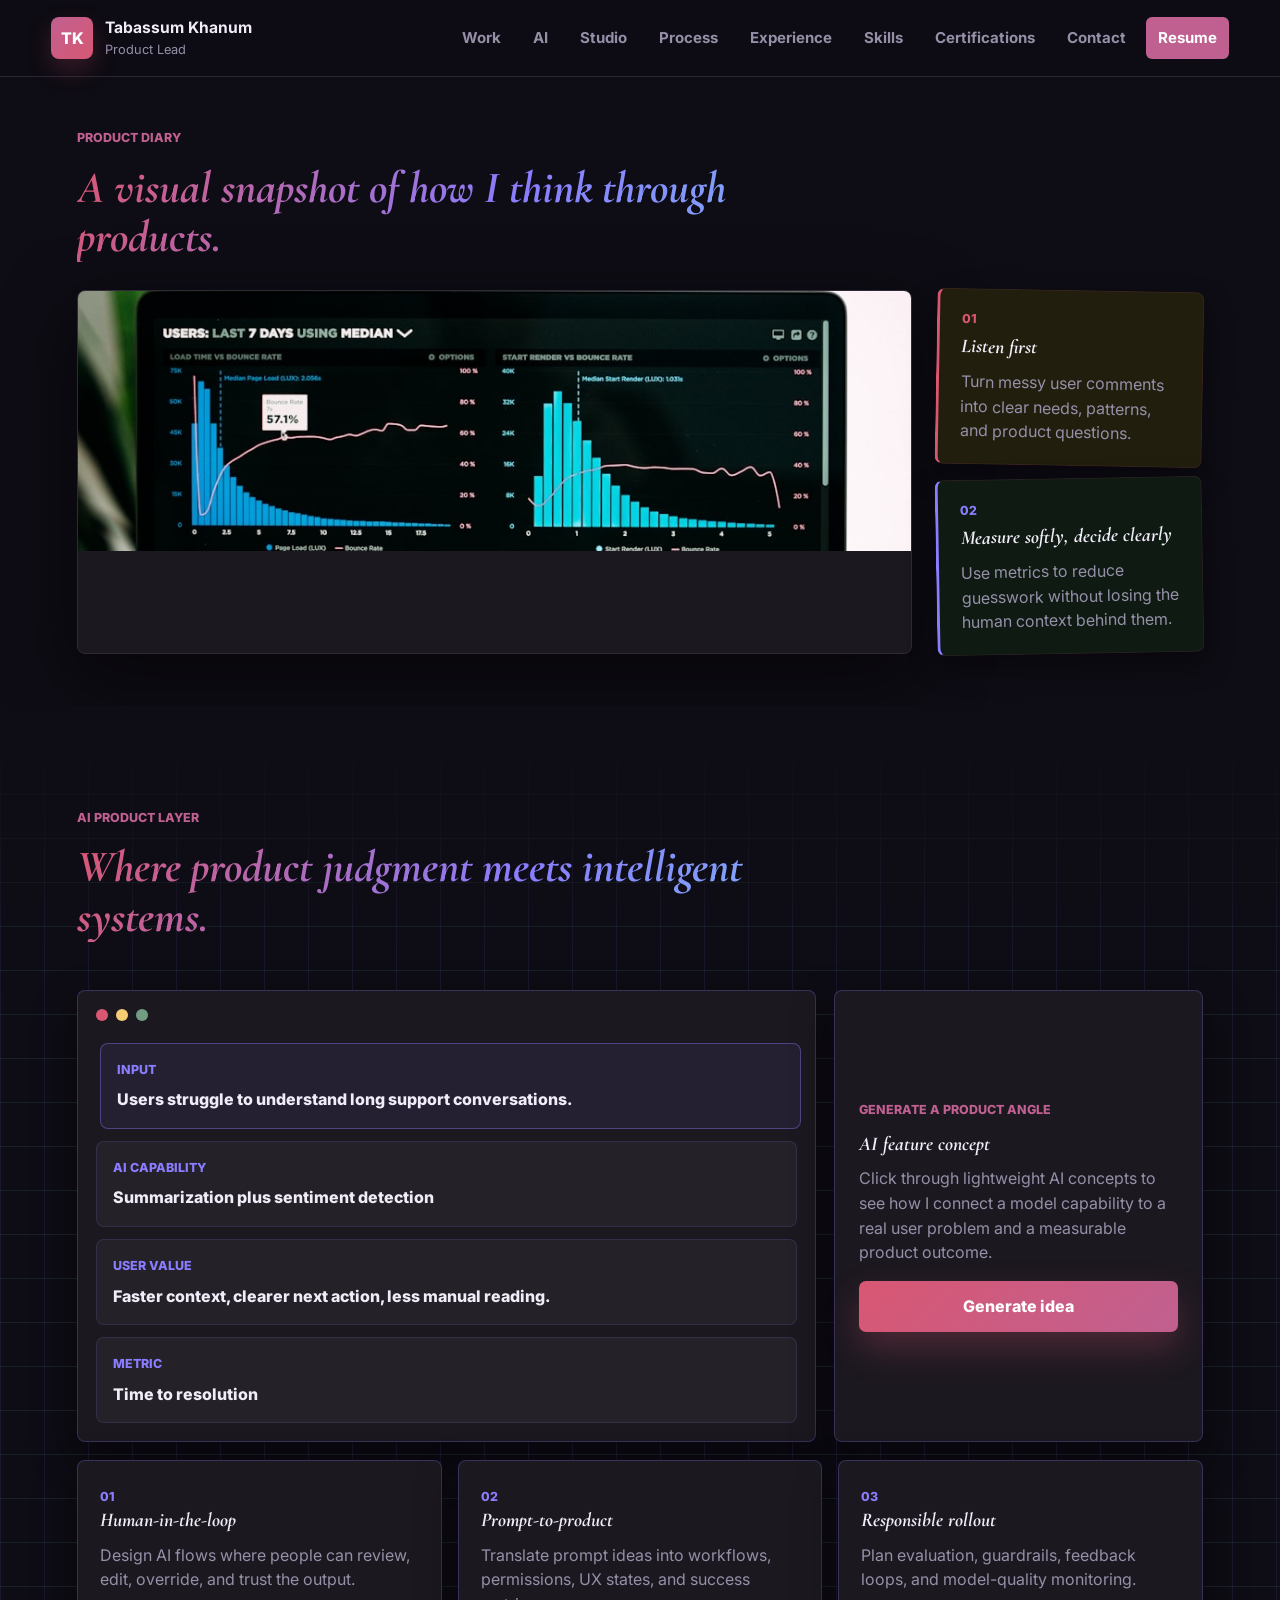
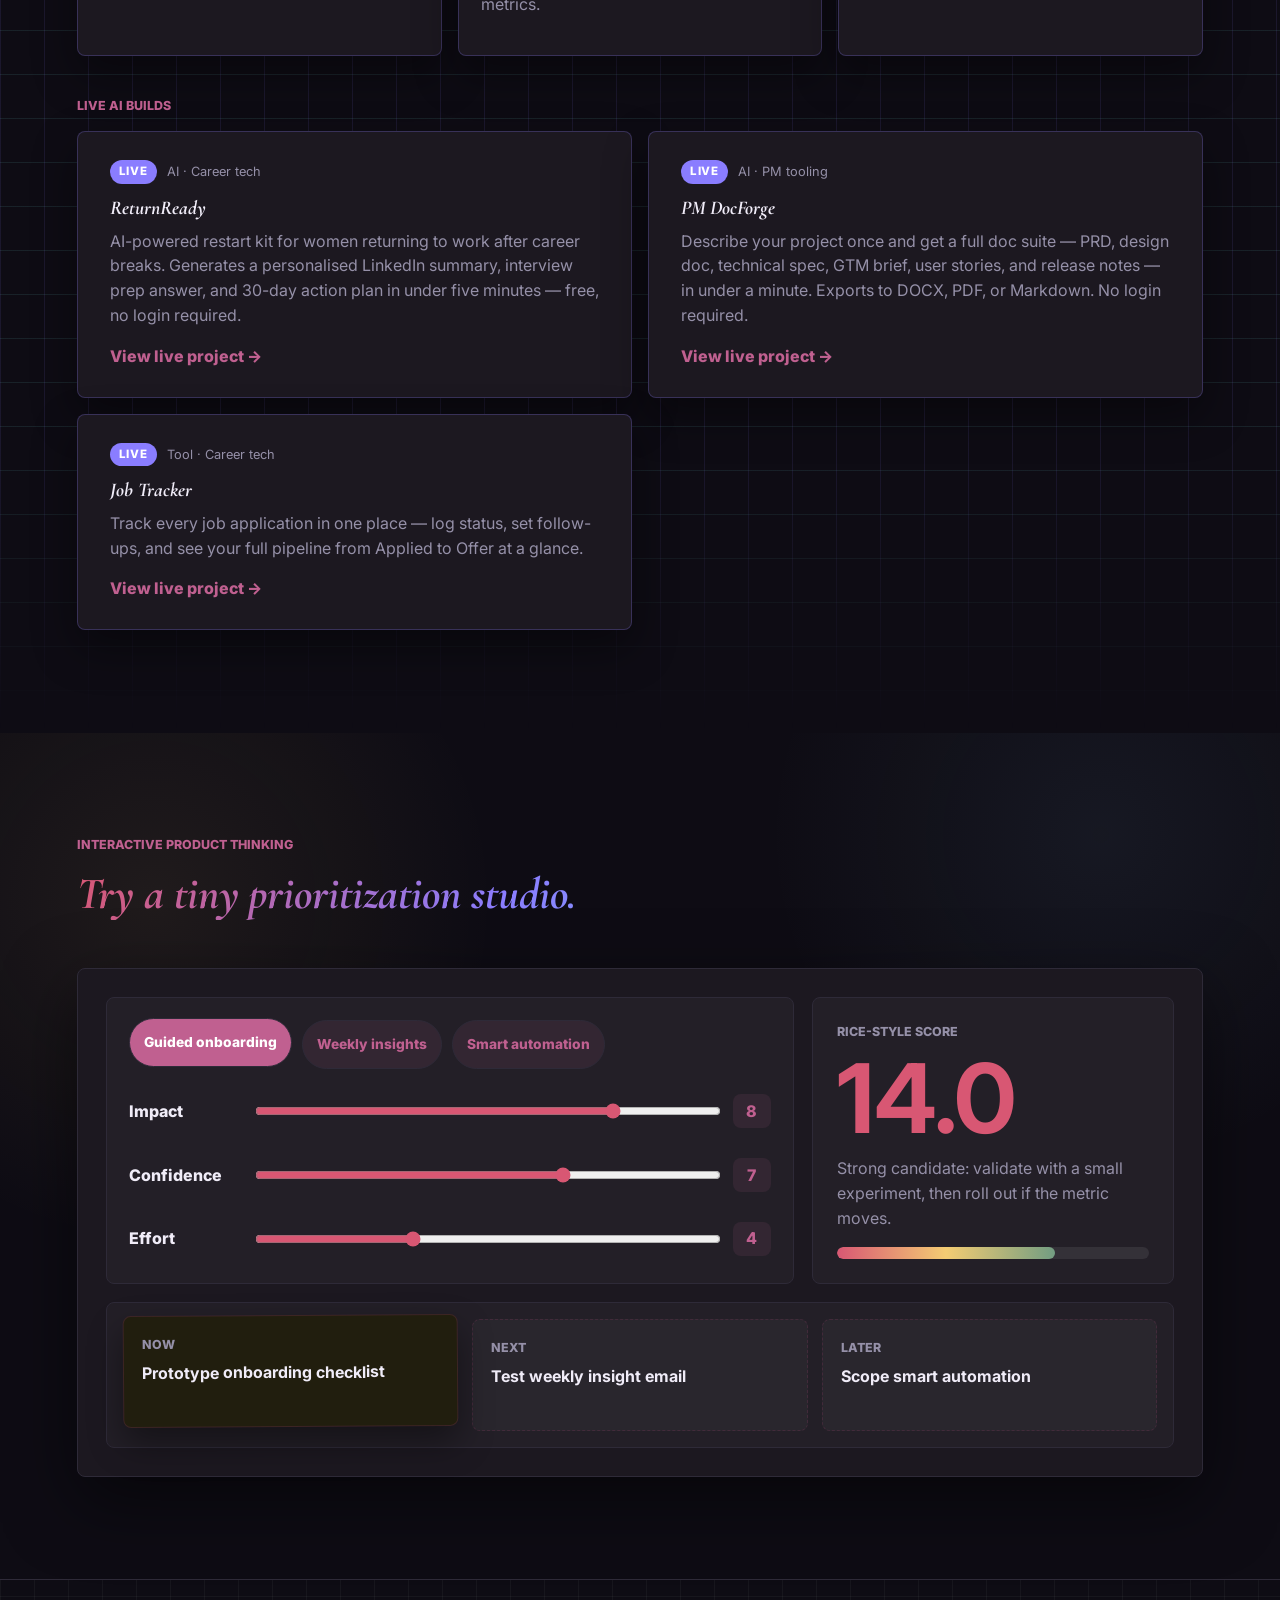
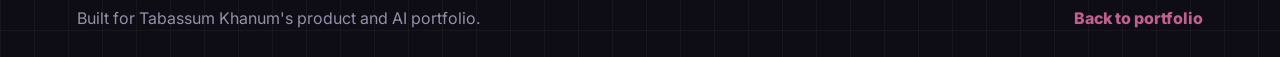
<file: thinking.html>
<!doctype html>
<html lang="en">
  <head>
    <meta charset="utf-8">
    <meta name="viewport" content="width=device-width, initial-scale=1">
    <meta name="description" content="Tabassum Khanum — product thinking, AI concepts, and prioritization studio.">
    <title>Thinking — Tabassum Khanum</title>
    <link rel="preconnect" href="https://fonts.googleapis.com">
    <link rel="preconnect" href="https://fonts.gstatic.com" crossorigin>
    <link
      href="https://fonts.googleapis.com/css2?family=Cormorant+Garamond:ital,wght@1,700&family=Inter:wght@400;500;600;700;800&display=swap"
      rel="stylesheet"
    >
    <link rel="stylesheet" href="styles.css">
  </head>
  <body>
    <header class="site-header">
      <a class="brand" href="index.html" aria-label="Portfolio home">
        <span class="brand-mark">TK</span>
        <span class="brand-copy">
          <strong>Tabassum Khanum</strong>
          <span>Product Lead</span>
        </span>
      </a>

      <button class="menu-button" type="button" aria-expanded="false" aria-controls="site-nav">
        <span></span>
        <span></span>
      </button>

      <nav class="site-nav" id="site-nav" aria-label="Primary navigation">
        <a href="index.html#work">Work</a>
        <a href="#ai">AI</a>
        <a href="#studio">Studio</a>
        <a href="index.html#process">Process</a>
        <a href="index.html#experience">Experience</a>
        <a href="index.html#skills">Skills</a>
        <a href="index.html#certifications">Certifications</a>
        <a href="index.html#contact">Contact</a>
        <a class="nav-action" href="resume.html">Resume</a>
      </nav>
    </header>

    <main id="top">

      <section class="section illustration-section" aria-label="Product illustration story">
        <div class="section-heading">
          <p class="eyebrow">Product diary</p>
          <h2>A visual snapshot of how I think through products.</h2>
        </div>
        <div class="illustration-layout">
          <figure class="illustration-frame">
            <img
              src="assets/pm-workspace.jpg"
              alt="Product manager working at a modern desk with analytics and planning tools"
            >
          </figure>
          <div class="illustration-notes">
            <article class="scrap-note">
              <span>01</span>
              <h3>Listen first</h3>
              <p>Turn messy user comments into clear needs, patterns, and product questions.</p>
            </article>
            <article class="scrap-note">
              <span>02</span>
              <h3>Measure softly, decide clearly</h3>
              <p>Use metrics to reduce guesswork without losing the human context behind them.</p>
            </article>
          </div>
        </div>
      </section>

      <section class="section ai-section" id="ai">
        <div class="section-heading">
          <p class="eyebrow">AI product layer</p>
          <h2>Where product judgment meets intelligent systems.</h2>
        </div>

        <div class="ai-layout">
          <div class="ai-console reveal">
            <div class="console-top">
              <span></span>
              <span></span>
              <span></span>
            </div>
            <div class="console-line active">
              <span>Input</span>
              <p data-ai-problem>Users struggle to understand long support conversations.</p>
            </div>
            <div class="console-line">
              <span>AI capability</span>
              <p data-ai-capability>Summarization plus sentiment detection</p>
            </div>
            <div class="console-line">
              <span>User value</span>
              <p data-ai-value>Faster context, clearer next action, less manual reading.</p>
            </div>
            <div class="console-line">
              <span>Metric</span>
              <p data-ai-metric>Time to resolution</p>
            </div>
          </div>

          <div class="ai-side-panel reveal">
            <p class="eyebrow">Generate a product angle</p>
            <h3>AI feature concept</h3>
            <p>
              Click through lightweight AI concepts to see how I connect a model capability
              to a real user problem and a measurable product outcome.
            </p>
            <button class="button primary" type="button" data-ai-generate>
              Generate idea
            </button>
          </div>
        </div>

        <div class="ai-card-grid">
          <article class="ai-card reveal">
            <span>01</span>
            <h3>Human-in-the-loop</h3>
            <p>Design AI flows where people can review, edit, override, and trust the output.</p>
          </article>
          <article class="ai-card reveal">
            <span>02</span>
            <h3>Prompt-to-product</h3>
            <p>Translate prompt ideas into workflows, permissions, UX states, and success metrics.</p>
          </article>
          <article class="ai-card reveal">
            <span>03</span>
            <h3>Responsible rollout</h3>
            <p>Plan evaluation, guardrails, feedback loops, and model-quality monitoring.</p>
          </article>
        </div>

        <div class="ai-live-projects reveal">
          <p class="eyebrow">Live AI builds</p>
          <a
            class="ai-live-card"
            href="https://return-ready-eight.vercel.app/"
            target="_blank"
            rel="noreferrer"
            aria-label="ReturnReady — live project"
          >
            <div class="ai-live-meta">
              <span class="ai-live-tag">Live</span>
              <span class="ai-live-tech">AI · Career tech</span>
            </div>
            <h3>ReturnReady</h3>
            <p>
              AI-powered restart kit for women returning to work after career breaks.
              Generates a personalised LinkedIn summary, interview prep answer, and
              30-day action plan in under five minutes — free, no login required.
            </p>
            <span class="text-link">View live project →</span>
          </a>
          <a
            class="ai-live-card"
            href="https://pm-doc-forge.vercel.app/"
            target="_blank"
            rel="noreferrer"
            aria-label="PM DocForge — live project"
          >
            <div class="ai-live-meta">
              <span class="ai-live-tag">Live</span>
              <span class="ai-live-tech">AI · PM tooling</span>
            </div>
            <h3>PM DocForge</h3>
            <p>
              Describe your project once and get a full doc suite — PRD, design doc,
              technical spec, GTM brief, user stories, and release notes — in under
              a minute. Exports to DOCX, PDF, or Markdown. No login required.
            </p>
            <span class="text-link">View live project →</span>
          </a>
          <a
            class="ai-live-card"
            href="https://job-tracker-nu-five.vercel.app/login"
            target="_blank"
            rel="noreferrer"
            aria-label="Job Tracker — live project"
          >
            <div class="ai-live-meta">
              <span class="ai-live-tag">Live</span>
              <span class="ai-live-tech">Tool · Career tech</span>
            </div>
            <h3>Job Tracker</h3>
            <p>
              Track every job application in one place — log status, set follow-ups,
              and see your full pipeline from Applied to Offer at a glance.
            </p>
            <span class="text-link">View live project →</span>
          </a>
        </div>
      </section>

      <section class="section studio-section" id="studio">
        <div class="section-heading">
          <p class="eyebrow">Interactive product thinking</p>
          <h2>Try a tiny prioritization studio.</h2>
        </div>

        <div class="studio-shell reveal">
          <div class="studio-controls" aria-label="Prioritization controls">
            <div class="idea-tabs" role="group" aria-label="Choose a product idea">
              <button
                class="idea-tab active"
                type="button"
                data-idea="onboarding"
                data-impact="8"
                data-confidence="7"
                data-effort="4"
              >
                Guided onboarding
              </button>
              <button
                class="idea-tab"
                type="button"
                data-idea="insights"
                data-impact="6"
                data-confidence="8"
                data-effort="3"
              >
                Weekly insights
              </button>
              <button
                class="idea-tab"
                type="button"
                data-idea="automation"
                data-impact="9"
                data-confidence="5"
                data-effort="8"
              >
                Smart automation
              </button>
            </div>

            <label class="range-row">
              <span>Impact</span>
              <input type="range" min="1" max="10" value="8" data-score-input="impact">
              <output data-score-output="impact">8</output>
            </label>
            <label class="range-row">
              <span>Confidence</span>
              <input type="range" min="1" max="10" value="7" data-score-input="confidence">
              <output data-score-output="confidence">7</output>
            </label>
            <label class="range-row">
              <span>Effort</span>
              <input type="range" min="1" max="10" value="4" data-score-input="effort">
              <output data-score-output="effort">4</output>
            </label>
          </div>

          <div class="studio-result" aria-live="polite">
            <span class="score-label">RICE-style score</span>
            <strong data-priority-score>14.0</strong>
            <p data-priority-message>
              Strong candidate: validate with a small experiment, then roll out if activation improves.
            </p>
            <div class="priority-meter" aria-hidden="true">
              <span data-priority-meter style="width: 70%"></span>
            </div>
          </div>

          <div class="roadmap-preview" aria-label="Roadmap preview">
            <article class="roadmap-card current" data-roadmap-card="onboarding">
              <span>Now</span>
              <strong>Prototype onboarding checklist</strong>
            </article>
            <article class="roadmap-card" data-roadmap-card="insights">
              <span>Next</span>
              <strong>Test weekly insight email</strong>
            </article>
            <article class="roadmap-card" data-roadmap-card="automation">
              <span>Later</span>
              <strong>Scope smart automation</strong>
            </article>
          </div>
        </div>
      </section>

    </main>

    <footer class="site-footer">
      <p>Built for Tabassum Khanum's product and AI portfolio.</p>
      <a href="index.html">Back to portfolio</a>
    </footer>

    <div class="toast" role="status" aria-live="polite">Email copied</div>
    <script src="script.js"></script>
  </body>
</html>
</file>
<file: styles.css>
:root {
  --ink: #f0ecf8;
  --muted: #9590a8;
  --line: #2e2a38;
  --paper: #0e0c14;
  --surface: #1c1820;
  --white: #ffffff;
  --blush: #f5b6bd;
  --rose: #d85773;
  --berry: #c06090;
  --sage: #729d82;
  --sky: #7aa8c7;
  --butter: #f4cc73;
  --ai: #8a7dff;
  --cyan: #74d9d6;
  --shadow: 0 24px 70px rgba(0, 0, 0, 0.5);
}

* {
  box-sizing: border-box;
}

html {
  scroll-behavior: smooth;
}

body {
  margin: 0;
  background:
    linear-gradient(rgba(255, 255, 255, 0.04) 1px, transparent 1px),
    linear-gradient(90deg, rgba(255, 255, 255, 0.04) 1px, transparent 1px),
    var(--paper);
  background-size: 34px 34px;
  color: var(--ink);
  font-family: Inter, Arial, sans-serif;
  line-height: 1.55;
}

a {
  color: inherit;
  text-decoration: none;
}

.site-header {
  position: sticky;
  top: 0;
  z-index: 20;
  display: flex;
  align-items: center;
  justify-content: space-between;
  gap: 24px;
  padding: 16px clamp(18px, 4vw, 52px);
  background: rgba(14, 12, 20, 0.88);
  border-bottom: 1px solid rgba(46, 42, 56, 0.88);
  backdrop-filter: blur(18px);
}

.brand {
  display: flex;
  align-items: center;
  gap: 12px;
  min-width: 0;
}

.brand-mark {
  display: grid;
  width: 42px;
  height: 42px;
  place-items: center;
  border-radius: 8px;
  background: linear-gradient(135deg, var(--berry), var(--rose));
  color: var(--white);
  font-weight: 800;
  box-shadow: 0 10px 24px rgba(216, 87, 115, 0.22);
}

.brand-copy {
  display: grid;
}

.brand-copy strong {
  font-size: 0.98rem;
}

.brand-copy span {
  color: var(--muted);
  font-size: 0.8rem;
}

.site-nav {
  display: flex;
  align-items: center;
  gap: 8px;
}

.site-nav a {
  border-radius: 6px;
  color: var(--muted);
  font-size: 0.94rem;
  font-weight: 700;
  padding: 9px 12px;
}

.site-nav a:hover,
.site-nav a:focus-visible {
  background: var(--surface);
  color: var(--rose);
  outline: none;
}

.site-nav .nav-action {
  background: var(--berry);
  color: var(--white);
}

.menu-button {
  display: none;
  width: 42px;
  height: 42px;
  border: 1px solid var(--line);
  border-radius: 8px;
  background: var(--surface);
}

.menu-button span {
  display: block;
  width: 18px;
  height: 2px;
  margin: 5px auto;
  background: var(--ink);
}

.hero {
  display: grid;
  grid-template-columns: minmax(0, 1.05fr) minmax(360px, 0.95fr);
  gap: clamp(28px, 5vw, 72px);
  align-items: center;
  min-height: calc(100vh - 74px);
  padding: clamp(46px, 7vw, 92px) clamp(18px, 6vw, 88px) clamp(26px, 4vw, 56px);
}

.hero-copy {
  max-width: 720px;
}

.eyebrow {
  margin: 0 0 12px;
  color: var(--berry);
  font-size: 0.78rem;
  font-weight: 800;
  letter-spacing: 0;
  text-transform: uppercase;
}

h1,
h2,
h3,
p {
  margin-top: 0;
}

h1,
h2,
h3 {
  font-family: 'Cormorant Garamond', Georgia, serif;
  font-style: italic;
  font-weight: 700;
}

h1,
h2 {
  background: linear-gradient(120deg, #d85773 0%, #8a7dff 55%, #7ab8f5 100%);
  -webkit-background-clip: text;
  -webkit-text-fill-color: transparent;
  background-clip: text;
}

h1 {
  max-width: 760px;
  margin-bottom: 20px;
  font-size: clamp(2.4rem, 5vw, 4.4rem);
  line-height: 1.08;
  letter-spacing: 0;
}

.hero h1 {
  max-width: 820px;
  text-wrap: balance;
}

h2 {
  margin-bottom: 0;
  font-size: clamp(1.8rem, 3.5vw, 3rem);
  line-height: 1.1;
  letter-spacing: 0;
}

h3 {
  margin-bottom: 10px;
  font-size: 1.22rem;
  line-height: 1.25;
}

.hero-text {
  max-width: 660px;
  color: var(--muted);
  font-size: clamp(1.05rem, 2vw, 1.22rem);
}

.hero-about {
  display: flex;
  align-items: center;
  gap: 14px;
  max-width: 620px;
  margin: 12px 0 0;
}

.profile-photo {
  width: 72px;
  height: 72px;
  border-radius: 50%;
  object-fit: cover;
  object-position: center top;
  flex-shrink: 0;
  border: 2px solid var(--berry);
}

.profile-photo--contact {
  width: 88px;
  height: 88px;
  display: block;
  margin-bottom: 16px;
}

.hero-avatar {
  flex-shrink: 0;
  display: grid;
  place-items: center;
  width: 48px;
  height: 48px;
  border-radius: 50%;
  background: linear-gradient(135deg, var(--berry), var(--rose));
  color: var(--white);
  font-size: 0.88rem;
  font-weight: 800;
  box-shadow: 0 8px 20px rgba(216, 87, 115, 0.3);
}

.hero-bio {
  color: var(--muted);
  font-size: clamp(0.9rem, 1.5vw, 1rem);
  line-height: 1.6;
  margin: 0;
}

.hero-actions,
.contact-actions {
  display: flex;
  flex-wrap: wrap;
  gap: 12px;
  align-items: center;
}

.button {
  display: inline-flex;
  align-items: center;
  justify-content: center;
  min-height: 46px;
  border: 1px solid transparent;
  border-radius: 7px;
  cursor: pointer;
  font: inherit;
  font-weight: 800;
  padding: 12px 18px;
  transition: transform 180ms ease, box-shadow 180ms ease, background 180ms ease;
}

.button:hover,
.button:focus-visible {
  transform: translateY(-2px) rotate(-0.4deg);
  outline: none;
}

.button.primary {
  background: linear-gradient(135deg, var(--rose), var(--berry));
  color: var(--white);
  box-shadow: 0 16px 34px rgba(216, 87, 115, 0.26);
}

.button.secondary {
  background: var(--surface);
  border-color: rgba(255, 255, 255, 0.18);
  color: var(--ink);
}

.hero-stats {
  display: grid;
  grid-template-columns: repeat(3, minmax(0, 1fr));
  gap: 10px;
  max-width: 620px;
  margin: 20px 0 0;
}

.hero-stats div {
  padding: 16px;
  border: 1px solid var(--line);
  border-left: 4px solid var(--rose);
  border-radius: 8px;
  background: var(--surface);
  transition: transform 180ms ease, box-shadow 180ms ease;
}

.hero-stats div:hover {
  transform: translateY(-4px);
  box-shadow: 0 14px 28px rgba(105, 58, 72, 0.1);
}

.hero-stats dt {
  font-size: 1.7rem;
  font-weight: 800;
  line-height: 1;
}

.hero-stats dd {
  margin: 6px 0 0;
  color: var(--muted);
  font-size: 0.88rem;
}

.hero-visual {
  position: relative;
  min-height: 610px;
  overflow: visible;
  border: 1px solid var(--line);
  border-radius: 8px;
  background: #1a1520;
  box-shadow: var(--shadow);
}

.pinboard {
  background:
    radial-gradient(circle at 78% 28%, rgba(138, 125, 255, 0.24), transparent 16%),
    radial-gradient(circle at 1px 1px, rgba(138, 125, 255, 0.12) 1px, transparent 0),
    #1a1520;
  background-size: 100% 100%, 18px 18px;
  padding: 22px;
}

.pin-card {
  position: absolute;
  border: 1px solid rgba(138, 125, 255, 0.18);
  border-radius: 8px;
  background: var(--surface);
  box-shadow: 0 18px 36px rgba(105, 58, 72, 0.16);
  transition: transform 220ms ease, box-shadow 220ms ease;
}

.pin-card:hover {
  z-index: 5;
  transform: translateY(-8px) rotate(0deg) scale(1.02);
  box-shadow: 0 28px 60px rgba(105, 58, 72, 0.22);
}

.photo-card {
  left: 32px;
  top: 34px;
  width: min(62%, 340px);
  overflow: hidden;
  padding: 10px;
  background: var(--surface);
  color: var(--ink);
  transform: rotate(-4deg);
}

.photo-card img {
  display: block;
  width: 100%;
  aspect-ratio: 1.24;
  border-radius: 6px;
  object-fit: cover;
  object-position: 14% center;
}

.photo-card div {
  padding: 14px 10px 8px;
}

.photo-card p,
.note-card p,
.quote-card p {
  margin: 0;
}

.photo-card p {
  color: rgba(240, 236, 248, 0.6);
  font-size: 0.82rem;
  font-weight: 800;
  text-transform: uppercase;
}

.photo-card strong {
  display: block;
  margin-top: 10px;
  font-size: 1.35rem;
  line-height: 1.12;
}

.tape {
  position: absolute;
  top: -13px;
  left: 50%;
  width: 96px;
  height: 28px;
  background: rgba(244, 204, 115, 0.72);
  transform: translateX(-50%) rotate(3deg);
  box-shadow: 0 3px 8px rgba(105, 58, 72, 0.12);
}

.metric-card {
  right: 28px;
  top: 86px;
  width: 190px;
  min-height: 180px;
  padding: 18px;
  transform: rotate(5deg);
}

.metric-card span,
.checklist-card span,
.quote-card span {
  color: var(--muted);
  font-size: 0.78rem;
  font-weight: 800;
  text-transform: uppercase;
}

.metric-card strong {
  display: block;
  color: var(--rose);
  font-size: 3rem;
  line-height: 1;
  margin: 8px 0 18px;
}

.mini-line {
  display: grid;
  grid-template-columns: repeat(5, 1fr);
  gap: 8px;
  align-items: end;
  height: 58px;
}

.mini-line i {
  display: block;
  border-radius: 999px 999px 5px 5px;
  background: linear-gradient(180deg, var(--sky), var(--sage));
}

.note-card {
  left: 54px;
  bottom: 84px;
  width: 218px;
  min-height: 170px;
  padding: 38px 22px 22px;
  background: #211e0e;
  font-size: 1.1rem;
  font-weight: 800;
  line-height: 1.28;
  transform: rotate(3deg);
}

.pin-dot {
  position: absolute;
  top: 16px;
  left: 50%;
  width: 16px;
  height: 16px;
  border-radius: 999px;
  background: var(--rose);
  transform: translateX(-50%);
  box-shadow: inset 0 -2px 2px rgba(0, 0, 0, 0.12);
}

.checklist-card {
  right: 44px;
  bottom: 122px;
  display: grid;
  gap: 12px;
  width: 235px;
  padding: 20px;
  transform: rotate(-3deg);
}

.checklist-card label {
  display: flex;
  gap: 10px;
  color: var(--ink);
  font-size: 0.92rem;
  font-weight: 700;
}

.checklist-card input {
  accent-color: var(--rose);
}

.quote-card {
  right: 96px;
  bottom: 34px;
  width: 235px;
  padding: 22px;
  background: #0f1a12;
  transform: rotate(2deg);
}

.quote-card p {
  margin-bottom: 12px;
  color: var(--berry);
  font-size: 1.25rem;
  font-weight: 800;
  line-height: 1.15;
}

.ai-orbit-card {
  left: 248px;
  bottom: 32px;
  display: grid;
  gap: 10px;
  width: 180px;
  min-height: 164px;
  place-items: center;
  padding: 18px;
  background: linear-gradient(145deg, #1a1630, #0e1828);
  text-align: center;
  transform: rotate(-2deg);
}

.ai-orbit-card strong {
  color: var(--berry);
}

.ai-orbit-card p {
  margin: 0;
  color: var(--muted);
  font-size: 0.86rem;
  font-weight: 700;
}

.ai-orbit {
  position: relative;
  display: block;
  width: 78px;
  height: 78px;
  border: 1px solid rgba(138, 125, 255, 0.26);
  border-radius: 999px;
  background: radial-gradient(circle, rgba(116, 217, 214, 0.34), transparent 54%);
  animation: pulseGlow 2400ms ease-in-out infinite;
}

.ai-orbit::before {
  position: absolute;
  inset: 24px;
  border-radius: inherit;
  background: linear-gradient(135deg, var(--ai), var(--cyan));
  box-shadow: 0 0 24px rgba(138, 125, 255, 0.48);
  content: "";
}

.ai-orbit i {
  position: absolute;
  left: 35px;
  top: -4px;
  width: 9px;
  height: 9px;
  border-radius: 999px;
  background: var(--rose);
  transform-origin: 4px 43px;
  animation: orbit 4200ms linear infinite;
}

.ai-orbit i:nth-child(2) {
  animation-delay: -1400ms;
  background: var(--butter);
}

.ai-orbit i:nth-child(3) {
  animation-delay: -2800ms;
  background: var(--cyan);
}

@keyframes orbit {
  to {
    transform: rotate(360deg);
  }
}

@keyframes pulseGlow {
  50% {
    box-shadow: 0 0 34px rgba(138, 125, 255, 0.34);
  }
}

.section {
  padding: clamp(54px, 8vw, 104px) clamp(18px, 6vw, 88px);
}

.intro-section {
  padding-top: clamp(32px, 4vw, 56px);
  padding-bottom: clamp(32px, 4vw, 56px);
  background:
    linear-gradient(135deg, rgba(216, 87, 115, 0.14), rgba(114, 157, 130, 0.16)),
    #1a1526;
  color: var(--white);
}

.intro-section p {
  max-width: 780px;
  margin: 0 auto;
  font-family: 'Cormorant Garamond', Georgia, serif;
  font-size: clamp(1.3rem, 2.4vw, 1.9rem);
  font-style: italic;
  font-weight: 700;
  line-height: 1.5;
  color: rgba(255, 255, 255, 0.9);
}

.illustration-section {
  padding-top: clamp(32px, 4vw, 52px);
  padding-bottom: clamp(32px, 4vw, 52px);
  background: var(--paper);
}

.illustration-section .section-heading {
  margin-bottom: clamp(16px, 3vw, 28px);
}

.illustration-layout {
  display: grid;
  grid-template-columns: minmax(0, 1fr) minmax(220px, 0.32fr);
  gap: clamp(14px, 3vw, 24px);
  align-items: stretch;
}

.illustration-frame {
  position: relative;
  margin: 0;
  overflow: hidden;
  border: 1px solid var(--line);
  border-radius: 8px;
  background: var(--surface);
  box-shadow: var(--shadow);
}

.illustration-frame img {
  display: block;
  width: 100%;
  height: 100%;
  max-height: 260px;
  object-fit: cover;
  object-position: center 30%;
}

.illustration-notes {
  display: grid;
  gap: 12px;
}

.scrap-note {
  display: flex;
  flex-direction: column;
  justify-content: center;
  min-height: 160px;
  border: 1px solid rgba(140, 61, 98, 0.2);
  border-left: 3px solid var(--rose);
  border-radius: 8px;
  padding: 20px 22px;
  background: #211e0e;
  box-shadow: 0 12px 28px rgba(0, 0, 0, 0.35);
  transform: rotate(1deg);
  transition: transform 180ms ease, box-shadow 180ms ease;
}

.scrap-note:nth-child(2) {
  background: #0f1a12;
  border-left-color: var(--ai);
  transform: rotate(-1deg);
}

.scrap-note:hover {
  transform: translateY(-5px) rotate(0deg);
  box-shadow: 0 20px 42px rgba(0, 0, 0, 0.45);
}

.scrap-note span {
  color: var(--rose);
  font-size: 0.78rem;
  font-weight: 800;
  margin-bottom: 6px;
}

.scrap-note:nth-child(2) span {
  color: var(--ai);
}

.scrap-note p {
  margin-bottom: 0;
  color: var(--muted);
}

.section-heading {
  display: grid;
  gap: 4px;
  max-width: 780px;
  margin-bottom: clamp(28px, 5vw, 48px);
}

.case-grid {
  display: grid;
  grid-template-columns: repeat(2, minmax(0, 1fr));
  gap: 18px;
  align-items: start;
}

.filter-row {
  display: flex;
  flex-wrap: wrap;
  gap: 10px;
  margin: -18px 0 26px;
}

.filter-chip {
  min-height: 38px;
  border: 1px solid var(--line);
  border-radius: 999px;
  background: var(--surface);
  color: var(--muted);
  cursor: pointer;
  font: inherit;
  font-size: 0.88rem;
  font-weight: 800;
  padding: 8px 15px;
  transition: transform 160ms ease, background 160ms ease, color 160ms ease;
}

.filter-chip:hover,
.filter-chip:focus-visible,
.filter-chip.active {
  background: var(--berry);
  color: var(--white);
  outline: none;
  transform: translateY(-2px);
}

.case-card,
.skill-panel,
.process-list article {
  border: 1px solid var(--line);
  border-radius: 8px;
  background: var(--surface);
  box-shadow: 0 12px 30px rgba(0, 0, 0, 0.3);
}

.case-card {
  display: flex;
  flex-direction: column;
  min-height: 100%;
  padding: 22px;
  transform-origin: 50% 20%;
  transition: opacity 180ms ease, transform 220ms ease, box-shadow 220ms ease;
}

.case-card:nth-child(1) {
  transform: rotate(-1.2deg);
}

.case-card:nth-child(2) {
  margin-top: 26px;
  transform: rotate(1.1deg);
}

.case-card:nth-child(3) {
  transform: rotate(-0.4deg);
}

.case-card:nth-child(4) {
  margin-top: 18px;
  transform: rotate(1deg);
}

.case-card:hover {
  transform: translateY(-8px) rotate(0deg);
  box-shadow: 0 24px 52px rgba(105, 58, 72, 0.16);
}

.case-card.hidden {
  display: none;
}

.case-illustration {
  height: 170px;
  margin: -4px -4px 18px;
  overflow: hidden;
  border-radius: 7px;
  background: #1a1020;
}

.case-illustration img {
  display: block;
  width: 100%;
  height: 100%;
  object-fit: cover;
  transition: transform 220ms ease;
}

.case-card:hover .case-illustration img {
  transform: scale(1.05);
}

.ill-growth img {
  object-position: 7% center;
}

.ill-retention img {
  object-position: 50% center;
}

.ill-marketplace img {
  object-position: 91% center;
}

.ill-strategy img {
  object-position: 50% center;
}

.ill-ai img {
  object-position: center 30%;
}

.ill-cvent img {
  object-position: 50% center;
}

.ill-nua img {
  object-position: center center;
}

.case-meta {
  display: flex;
  justify-content: space-between;
  gap: 10px;
  margin-bottom: 20px;
  color: var(--berry);
  font-size: 0.76rem;
  font-weight: 800;
  text-transform: uppercase;
}

.case-card p,
.process-list p,
.skill-panel p,
.contact-section p {
  color: var(--muted);
}

.case-card ul {
  display: grid;
  gap: 10px;
  margin: 0 0 22px;
  padding-left: 20px;
  color: var(--muted);
}

.case-card a,
.text-link,
.site-footer a {
  color: var(--berry);
  font-weight: 800;
}

.outcome-pill {
  display: inline-flex;
  align-items: center;
  margin-top: auto;
  margin-bottom: 14px;
  padding: 5px 12px;
  border-radius: 20px;
  background: rgba(116, 217, 214, 0.1);
  border: 1px solid rgba(116, 217, 214, 0.35);
  color: #74d9d6;
  font-size: 0.78rem;
  font-weight: 700;
  line-height: 1.4;
}

.case-card a {
  margin-top: 0;
}

.ai-section {
  position: relative;
  overflow: hidden;
  background: var(--paper);
}

.ai-section::before {
  position: absolute;
  inset: 0;
  background:
    linear-gradient(90deg, rgba(138, 125, 255, 0.11) 1px, transparent 1px),
    linear-gradient(rgba(116, 217, 214, 0.11) 1px, transparent 1px);
  background-size: 44px 44px;
  content: "";
  mask-image: linear-gradient(180deg, transparent, #000 18%, #000 82%, transparent);
  pointer-events: none;
}

.ai-section > * {
  position: relative;
}

.ai-layout {
  display: grid;
  grid-template-columns: minmax(0, 1.1fr) minmax(280px, 0.55fr);
  gap: 18px;
  align-items: stretch;
  margin-bottom: 18px;
}

.ai-console,
.ai-side-panel,
.ai-card {
  border: 1px solid rgba(138, 125, 255, 0.25);
  border-radius: 8px;
  background: var(--surface);
  box-shadow: 0 18px 44px rgba(0, 0, 0, 0.4);
}

.ai-console {
  display: grid;
  gap: 12px;
  padding: 18px;
}

.console-top {
  display: flex;
  gap: 8px;
  padding-bottom: 10px;
}

.console-top span {
  width: 12px;
  height: 12px;
  border-radius: 999px;
  background: var(--rose);
}

.console-top span:nth-child(2) {
  background: var(--butter);
}

.console-top span:nth-child(3) {
  background: var(--sage);
}

.console-line {
  border: 1px solid rgba(138, 125, 255, 0.15);
  border-radius: 8px;
  padding: 16px;
  background: rgba(255, 255, 255, 0.04);
  transition: transform 180ms ease, border-color 180ms ease, background 180ms ease;
}

.console-line.active,
.console-line:hover {
  border-color: rgba(138, 125, 255, 0.4);
  background: rgba(138, 125, 255, 0.08);
  transform: translateX(4px);
}

.console-line span {
  display: block;
  margin-bottom: 8px;
  color: var(--ai);
  font-size: 0.78rem;
  font-weight: 800;
  text-transform: uppercase;
}

.console-line p {
  margin: 0;
  color: var(--ink);
  font-weight: 800;
}

.ai-side-panel {
  display: flex;
  flex-direction: column;
  justify-content: center;
  padding: 24px;
}

.ai-side-panel p:not(.eyebrow),
.ai-card p {
  color: var(--muted);
}

.ai-card-grid {
  display: grid;
  grid-template-columns: repeat(3, minmax(0, 1fr));
  gap: 16px;
}

.ai-card {
  padding: 22px;
  transition: transform 180ms ease, box-shadow 180ms ease;
}

.ai-card:hover {
  transform: translateY(-6px);
  box-shadow: 0 28px 58px rgba(72, 67, 132, 0.16);
}

.ai-card span {
  color: var(--ai);
  font-size: 0.78rem;
  font-weight: 800;
}

/* Live AI builds */
.ai-live-projects {
  display: grid;
  grid-template-columns: repeat(2, minmax(0, 1fr));
  gap: 16px;
  margin-top: 40px;
}

.ai-live-projects > .eyebrow {
  grid-column: 1 / -1;
  margin-bottom: 0;
}

.ai-live-card {
  display: block;
  text-decoration: none;
  color: inherit;
  border: 1px solid rgba(138, 125, 255, 0.25);
  border-radius: 8px;
  background: var(--surface);
  box-shadow: 0 18px 44px rgba(0, 0, 0, 0.4);
  padding: 28px 32px;
  transition: transform 180ms ease, box-shadow 180ms ease;
}

.ai-live-card:hover {
  transform: translateY(-6px);
  box-shadow: 0 28px 58px rgba(72, 67, 132, 0.16);
}

.ai-live-meta {
  display: flex;
  align-items: center;
  gap: 10px;
  margin-bottom: 12px;
}

.ai-live-tag {
  background: var(--ai);
  color: #fff;
  font-size: 0.72rem;
  font-weight: 800;
  letter-spacing: 0.06em;
  text-transform: uppercase;
  padding: 3px 9px;
  border-radius: 20px;
}

.ai-live-tech {
  font-size: 0.8rem;
  color: var(--muted);
}

.ai-live-card h3 {
  margin-bottom: 8px;
}

.ai-live-card p {
  color: var(--muted);
  margin-bottom: 16px;
}

.studio-section {
  background:
    radial-gradient(circle at 12% 20%, rgba(244, 204, 115, 0.08), transparent 26%),
    radial-gradient(circle at 86% 12%, rgba(122, 168, 199, 0.08), transparent 25%),
    var(--paper);
}

.studio-shell {
  display: grid;
  grid-template-columns: minmax(0, 1.1fr) minmax(220px, 0.58fr);
  gap: 18px;
  align-items: stretch;
  border: 1px solid var(--line);
  border-radius: 8px;
  padding: clamp(18px, 4vw, 28px);
  background: var(--surface);
  box-shadow: var(--shadow);
}

.studio-controls,
.studio-result,
.roadmap-preview {
  border: 1px solid var(--line);
  border-radius: 8px;
  background: rgba(255, 255, 255, 0.03);
}

.studio-controls {
  display: grid;
  gap: 20px;
  padding: 22px;
}

.idea-tabs {
  display: flex;
  flex-wrap: wrap;
  gap: 10px;
}

.idea-tab {
  min-height: 40px;
  border: 1px solid var(--line);
  border-radius: 999px;
  background: rgba(192, 96, 144, 0.1);
  color: var(--berry);
  cursor: pointer;
  font: inherit;
  font-size: 0.86rem;
  font-weight: 800;
  padding: 8px 14px;
  transition: transform 160ms ease, background 160ms ease, color 160ms ease;
}

.idea-tab:hover,
.idea-tab:focus-visible,
.idea-tab.active {
  background: var(--berry);
  color: var(--white);
  outline: none;
  transform: translateY(-2px);
}

.range-row {
  display: grid;
  grid-template-columns: 110px minmax(120px, 1fr) 38px;
  gap: 14px;
  align-items: center;
  color: var(--ink);
  font-weight: 800;
}

.range-row input {
  width: 100%;
  accent-color: var(--rose);
}

.range-row output {
  display: grid;
  min-height: 34px;
  place-items: center;
  border-radius: 8px;
  background: rgba(192, 96, 144, 0.1);
  color: var(--berry);
}

.studio-result {
  display: flex;
  flex-direction: column;
  justify-content: center;
  min-height: 260px;
  padding: 24px;
}

.score-label {
  color: var(--muted);
  font-size: 0.78rem;
  font-weight: 800;
  text-transform: uppercase;
}

.studio-result strong {
  color: var(--rose);
  font-size: clamp(3.5rem, 10vw, 6rem);
  line-height: 0.95;
  margin: 12px 0;
}

.studio-result p {
  color: var(--muted);
}

.priority-meter {
  height: 12px;
  overflow: hidden;
  border-radius: 999px;
  background: rgba(255, 255, 255, 0.08);
}

.priority-meter span {
  display: block;
  height: 100%;
  border-radius: inherit;
  background: linear-gradient(90deg, var(--rose), var(--butter), var(--sage));
  transition: width 220ms ease;
}

.roadmap-preview {
  grid-column: 1 / -1;
  display: grid;
  grid-template-columns: repeat(3, minmax(0, 1fr));
  gap: 14px;
  padding: 16px;
}

.roadmap-card {
  min-height: 112px;
  border: 1px dashed rgba(140, 61, 98, 0.26);
  border-radius: 8px;
  padding: 18px;
  background: rgba(255, 255, 255, 0.03);
  transition: transform 180ms ease, background 180ms ease, box-shadow 180ms ease;
}

.roadmap-card span {
  display: block;
  margin-bottom: 10px;
  color: var(--muted);
  font-size: 0.78rem;
  font-weight: 800;
  text-transform: uppercase;
}

.roadmap-card strong {
  display: block;
  line-height: 1.2;
}

.roadmap-card.current {
  border-style: solid;
  background: #211e0e;
  box-shadow: 0 16px 34px rgba(0, 0, 0, 0.4);
  transform: translateY(-4px) rotate(-0.4deg);
}

.process-section {
  background: var(--surface);
}

.process-list {
  display: grid;
  grid-template-columns: repeat(4, minmax(0, 1fr));
  gap: 16px;
}

.process-list article {
  padding: 22px;
  transition: transform 180ms ease, box-shadow 180ms ease;
}

.process-list article:hover {
  transform: translateY(-6px);
  box-shadow: 0 24px 46px rgba(105, 58, 72, 0.14);
}

.process-list span {
  color: var(--rose);
  font-size: 0.8rem;
  font-weight: 800;
}

.skills-layout {
  display: grid;
  grid-template-columns: repeat(4, minmax(0, 1fr));
  gap: 16px;
}

.skill-panel {
  padding: 22px;
  transition: transform 180ms ease, box-shadow 180ms ease;
}

.skill-panel:hover {
  transform: translateY(-6px) rotate(-0.5deg);
  box-shadow: 0 24px 46px rgba(105, 58, 72, 0.14);
}

.tag-cloud {
  display: flex;
  flex-wrap: wrap;
  gap: 8px;
  margin-top: 18px;
}

.tag-cloud span {
  border: 1px solid rgba(192, 96, 144, 0.3);
  border-radius: 999px;
  background: rgba(192, 96, 144, 0.1);
  color: var(--berry);
  font-size: 0.78rem;
  font-weight: 800;
  padding: 6px 10px;
}

.contact-section {
  display: grid;
  grid-template-columns: minmax(0, 1fr) auto;
  gap: 24px;
  align-items: center;
  margin: 0 clamp(18px, 6vw, 88px) clamp(54px, 8vw, 92px);
  padding: clamp(28px, 5vw, 48px);
  border-radius: 8px;
  background:
    linear-gradient(135deg, rgba(216, 87, 115, 0.22), rgba(122, 168, 199, 0.16)),
    #1a1526;
  color: var(--white);
  box-shadow: var(--shadow);
}

.avail-badge {
  display: inline-flex;
  align-items: center;
  gap: 7px;
  margin-bottom: 18px;
  padding: 5px 11px;
  border-radius: 20px;
  background: rgba(255, 255, 255, 0.1);
  border: 1px solid rgba(255, 255, 255, 0.18);
  font-size: 0.78rem;
  font-weight: 600;
  color: rgba(255, 255, 255, 0.88);
  letter-spacing: 0.01em;
}

.avail-dot {
  width: 8px;
  height: 8px;
  border-radius: 50%;
  background: #4ade80;
  box-shadow: 0 0 0 0 rgba(74, 222, 128, 0.6);
  animation: pulse-dot 2s ease-in-out infinite;
  flex-shrink: 0;
}

@keyframes pulse-dot {
  0%, 100% { box-shadow: 0 0 0 0 rgba(74, 222, 128, 0.55); }
  50%       { box-shadow: 0 0 0 5px rgba(74, 222, 128, 0); }
}

.contact-section h2 {
  max-width: 820px;
  margin-bottom: 14px;
}

.contact-section p {
  max-width: 680px;
  margin-bottom: 0;
  color: rgba(255, 255, 255, 0.72);
}

.contact-actions {
  justify-content: flex-end;
}

.contact-actions .secondary,
.contact-actions .text-link {
  color: var(--white);
}

.contact-actions .secondary {
  background: transparent;
  border-color: rgba(255, 255, 255, 0.24);
}

.site-footer {
  display: flex;
  justify-content: space-between;
  gap: 16px;
  padding: 26px clamp(18px, 6vw, 88px);
  border-top: 1px solid var(--line);
  color: var(--muted);
}

.site-footer p {
  margin: 0;
}

.toast {
  position: fixed;
  right: 20px;
  bottom: 20px;
  z-index: 30;
  padding: 12px 16px;
  border-radius: 8px;
  background: var(--berry);
  color: var(--white);
  font-weight: 800;
  opacity: 0;
  transform: translateY(12px);
  transition: opacity 180ms ease, transform 180ms ease;
  pointer-events: none;
}

.reveal {
  opacity: 0;
  transform: translateY(22px);
  transition: opacity 520ms ease, transform 520ms ease;
}

.reveal.visible {
  opacity: 1;
  transform: translateY(0);
}

.case-card.reveal.visible:hover {
  transform: translateY(-8px) rotate(0deg);
}

.toast.visible {
  opacity: 1;
  transform: translateY(0);
}

/* ── Certifications ─────────────────────────────────── */
.certs-grid {
  display: grid;
  grid-template-columns: repeat(2, 1fr);
  gap: 16px;
}

.cert-card {
  display: flex;
  align-items: center;
  gap: 16px;
  padding: 20px;
  background: var(--surface);
  border: 1px solid var(--line);
  border-radius: 12px;
  transition: border-color 0.2s, transform 0.2s;
}

.cert-card:hover {
  border-color: rgba(138, 125, 255, 0.4);
  transform: translateY(-3px);
}

.cert-icon {
  flex-shrink: 0;
  width: 48px;
  height: 48px;
  border-radius: 10px;
  display: flex;
  align-items: center;
  justify-content: center;
  overflow: hidden;
}

.cert-icon--ibm {
  background: #ffffff;
  padding: 8px;
}

.cert-icon--ibm img {
  width: 100%;
  height: auto;
}

.cert-icon--fcc {
  background: #0a0a23;
  padding: 6px;
  border: 1px solid rgba(255,255,255,0.08);
}

.cert-icon--fcc img {
  width: 100%;
  height: auto;
}

.cert-body {
  flex: 1;
  min-width: 0;
}

.cert-body h3 {
  font-family: 'Inter', sans-serif;
  font-style: normal;
  font-size: 0.88rem;
  font-weight: 600;
  color: var(--ink);
  background: none;
  -webkit-text-fill-color: var(--ink);
  margin: 0 0 4px;
  line-height: 1.4;
}

.cert-issuer {
  display: block;
  font-size: 0.78rem;
  font-weight: 600;
  color: var(--ai);
}

.cert-date {
  display: block;
  font-size: 0.75rem;
  color: var(--muted);
  margin-top: 2px;
}

.cert-verify {
  flex-shrink: 0;
  font-size: 0.72rem;
  font-weight: 600;
  color: var(--muted);
  text-decoration: none;
  padding: 4px 10px;
  border: 1px solid var(--line);
  border-radius: 999px;
  white-space: nowrap;
  transition: color 0.2s, border-color 0.2s;
}

.cert-verify:hover {
  color: var(--ai);
  border-color: rgba(138,125,255,0.4);
}

@media (max-width: 980px) {
  .certs-grid {
    grid-template-columns: 1fr;
  }
}

/* ── Experience timeline ─────────────────────────────── */
.experience-list {
  position: relative;
  display: flex;
  flex-direction: column;
  gap: 0;
  padding-left: 28px;
}

.experience-list::before {
  content: '';
  position: absolute;
  left: 7px;
  top: 8px;
  bottom: 8px;
  width: 2px;
  background: linear-gradient(180deg, var(--rose) 0%, var(--ai) 60%, transparent 100%);
  opacity: 0.35;
}

.exp-item {
  position: relative;
  padding: 0 0 40px 24px;
}

.exp-item:last-child {
  padding-bottom: 0;
}

.exp-marker {
  position: absolute;
  left: -28px;
  top: 8px;
  width: 12px;
  height: 12px;
  border-radius: 50%;
  background: var(--surface);
  border: 2px solid var(--rose);
  box-shadow: 0 0 0 3px rgba(216, 87, 115, 0.15);
}

.exp-item:first-child .exp-marker {
  border-color: var(--ai);
  box-shadow: 0 0 0 3px rgba(138, 125, 255, 0.2);
}

.exp-body {
  background: var(--surface);
  border: 1px solid var(--line);
  border-radius: 12px;
  padding: 20px 24px;
}

.exp-header {
  display: flex;
  justify-content: space-between;
  align-items: flex-start;
  gap: 16px;
  margin-bottom: 14px;
}

.exp-header h3 {
  font-size: 1rem;
  margin: 0 0 4px;
  background: none;
  -webkit-text-fill-color: var(--ink);
  color: var(--ink);
}

.exp-company {
  font-size: 0.88rem;
  color: var(--muted);
  font-weight: 500;
}

.exp-company a {
  color: var(--muted);
  text-decoration: underline;
  text-underline-offset: 3px;
}

.exp-company a:hover {
  color: var(--ink);
}

.hero-bio a,
.contact-section h2 a,
.brand-copy a {
  color: inherit;
  -webkit-text-fill-color: var(--ai);
  text-decoration: underline;
  text-underline-offset: 3px;
}

.hero-bio a:hover,
.contact-section h2 a:hover,
.brand-copy a:hover {
  -webkit-text-fill-color: var(--ink);
}

.exp-meta {
  display: flex;
  flex-direction: column;
  align-items: flex-end;
  gap: 4px;
  flex-shrink: 0;
}

.exp-badge {
  display: inline-block;
  font-size: 0.72rem;
  font-weight: 600;
  letter-spacing: 0.04em;
  text-transform: uppercase;
  padding: 2px 8px;
  border-radius: 20px;
  background: rgba(138, 125, 255, 0.12);
  border: 1px solid rgba(138, 125, 255, 0.3);
  color: var(--ai);
}

.exp-date {
  font-size: 0.8rem;
  color: var(--muted);
  font-weight: 500;
}

.exp-location {
  font-size: 0.75rem;
  color: var(--muted);
  opacity: 0.7;
}

.exp-body ul {
  margin: 0;
  padding-left: 18px;
  display: flex;
  flex-direction: column;
  gap: 6px;
}

.exp-body ul li {
  font-size: 0.9rem;
  color: var(--muted);
  line-height: 1.55;
}

.exp-tags {
  display: flex;
  flex-wrap: wrap;
  gap: 6px;
  margin-top: 14px;
  padding-top: 14px;
  border-top: 1px solid var(--line);
}

.exp-tags span {
  font-size: 0.73rem;
  font-weight: 600;
  letter-spacing: 0.02em;
  padding: 3px 10px;
  border-radius: 999px;
  background: rgba(116, 217, 214, 0.08);
  border: 1px solid rgba(116, 217, 214, 0.2);
  color: var(--cyan);
}

@media (max-width: 720px) {
  .exp-header {
    flex-direction: column;
    gap: 10px;
  }

  .exp-meta {
    align-items: flex-start;
    flex-direction: row;
    flex-wrap: wrap;
    gap: 6px;
  }
}

@media (prefers-reduced-motion: reduce) {
  html {
    scroll-behavior: auto;
  }

  *,
  *::before,
  *::after {
    transition-duration: 0.01ms !important;
    animation-duration: 0.01ms !important;
    animation-iteration-count: 1 !important;
  }

  .reveal {
    opacity: 1;
    transform: none;
  }
}

@media (max-width: 980px) {
  .hero,
  .contact-section {
    grid-template-columns: 1fr;
  }

  .hero {
    min-height: auto;
  }

  .hero-visual {
    max-width: 680px;
    min-height: 560px;
  }

  .case-grid,
  .skills-layout,
  .illustration-layout,
  .ai-layout,
  .studio-shell {
    grid-template-columns: repeat(2, minmax(0, 1fr));
  }

  .ai-card-grid {
    grid-template-columns: 1fr;
  }

  .roadmap-preview {
    grid-template-columns: 1fr;
  }

  .process-list {
    grid-template-columns: repeat(2, minmax(0, 1fr));
  }

  .contact-actions {
    justify-content: flex-start;
  }
}

@media (max-width: 720px) {
  .site-header {
    align-items: flex-start;
  }

  .menu-button {
    display: block;
    flex: 0 0 auto;
  }

  .site-nav {
    position: absolute;
    top: 74px;
    right: 18px;
    left: 18px;
    display: none;
    flex-direction: column;
    align-items: stretch;
    padding: 12px;
    border: 1px solid var(--line);
    border-radius: 8px;
    background: var(--white);
    box-shadow: var(--shadow);
  }

  .site-nav.open {
    display: flex;
  }

  .site-nav a {
    padding: 12px;
  }

  h1 {
    font-size: clamp(2rem, 10vw, 3rem);
  }

  .hero-stats,
  .signal-grid,
  .roadmap-strip,
  .case-grid,
  .skills-layout,
  .illustration-layout,
  .ai-layout,
  .ai-card-grid,
  .ai-live-projects,
  .studio-shell,
  .roadmap-preview,
  .process-list {
    grid-template-columns: 1fr;
  }

  .range-row {
    grid-template-columns: 1fr;
    gap: 8px;
  }

  .signal-grid article {
    min-height: auto;
  }

  .hero-visual {
    min-height: auto;
    display: grid;
    gap: 14px;
  }

  .pin-card {
    position: relative;
    inset: auto;
    width: auto;
    transform: none;
  }

  .photo-card {
    min-height: 230px;
  }

  .illustration-frame img {
    min-height: 260px;
  }

  .site-footer {
    flex-direction: column;
  }
}
</file>
